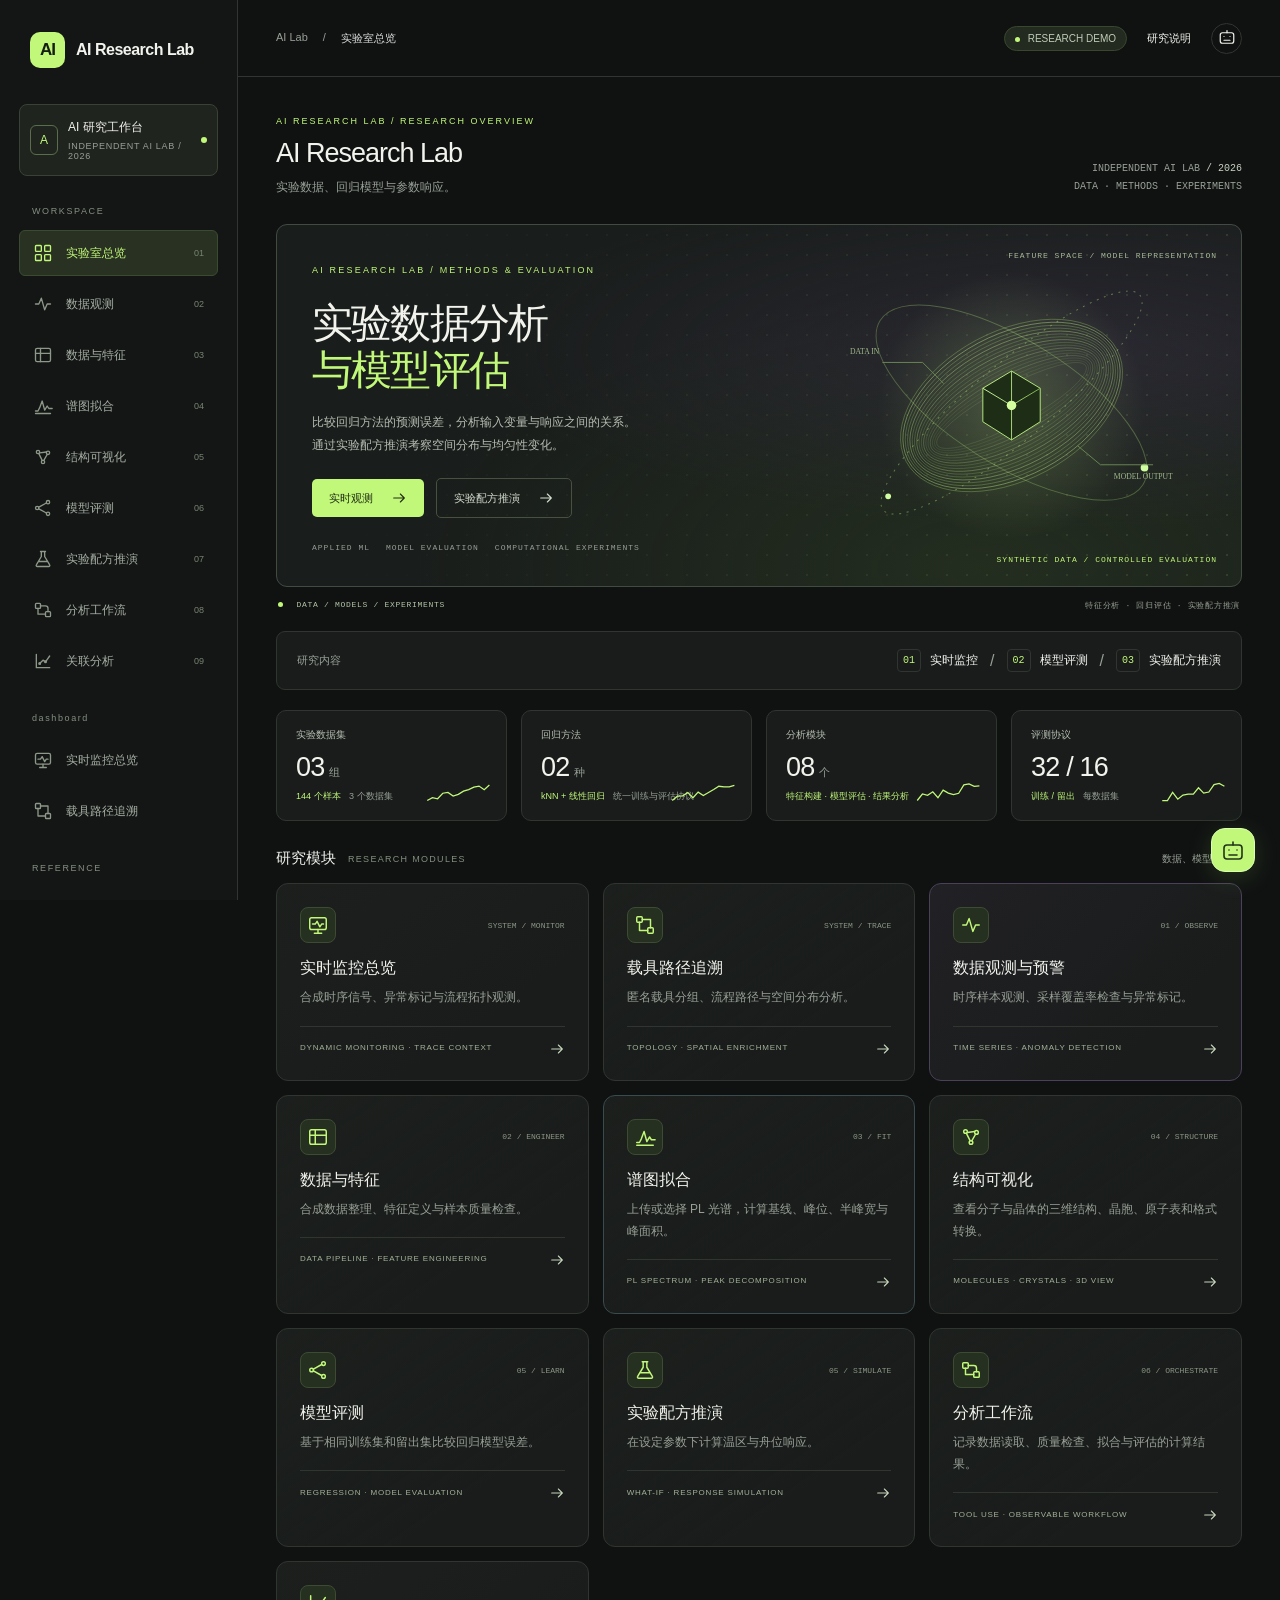
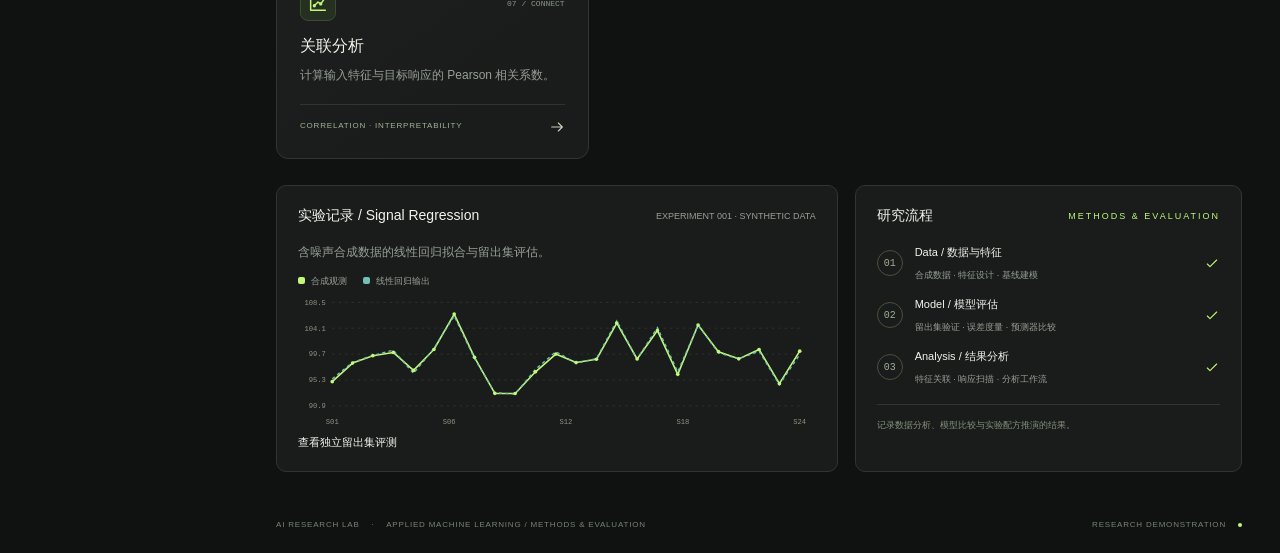
<file: index.html>
<!doctype html>
<html lang="zh-CN">
<head>
  <meta charset="UTF-8">
  <meta name="viewport" content="width=device-width, initial-scale=1">
  <meta name="description" content="AI Research Lab：实验数据分析、回归模型评估与计算模拟。使用独立生成的合成数据。">
  <meta name="theme-color" content="#101212">
  <meta name="robots" content="noindex, nofollow">
  <title>AI Research Lab | 实验数据与模型评估</title>
  <link rel="icon" href="./favicon.svg" type="image/svg+xml">
  <link rel="stylesheet" href="./styles.css?v=8.0.3">
  <link rel="stylesheet" href="./operations.css?v=8.0.3">
  <script src="./icons.js?v=8.0.3" defer></script>
  <script src="./operations.js?v=8.0.3" defer></script>
  <script src="./cases.js?v=8.0.3" defer></script>
  <script src="./twin.js?v=8.0.3" defer></script>
  <script src="./spectrum.js?v=9.0.1" defer></script>
  <link rel="stylesheet" href="./showcase.css?v=8.0.3">
  <script src="./realtime.js?v=8.0.3" defer></script>
  <script src="./app.js?v=8.0.3" defer></script>
  <script src="./cloudflare-analytics.js?v=8.0.3" defer></script>
  <script src="./visit-config.js" defer></script>
  <script src="./visit.js?v=1" defer></script>
</head>
<body>
  <a class="skip-link" href="#" id="skip-to-content">跳到页面内容</a>
  <aside class="sidebar" aria-label="主导航">
    <a class="brand" href="#overview"><span class="brand-mark">AI</span><span>AI Research Lab</span></a>
    <div class="workspace"><span class="workspace-icon">A</span><div>AI 研究工作台<small>INDEPENDENT AI LAB / 2026</small></div><span class="mint-dot"></span></div>
    <div class="nav-label">WORKSPACE</div>
    <nav>
      <a href="#overview" data-page="overview"><span class="nav-icon" data-icon="overview" aria-hidden="true"></span>实验室总览 <small>01</small></a>
      <a href="#monitor" data-page="monitor"><span class="nav-icon" data-icon="monitor" aria-hidden="true"></span>数据观测 <small>02</small></a>
      <a href="#data" data-page="data"><span class="nav-icon" data-icon="data" aria-hidden="true"></span>数据与特征 <small>03</small></a>
      <a href="#spectrum" data-page="spectrum"><span class="nav-icon" data-icon="spectrum" aria-hidden="true"></span>谱图拟合 <small>04</small></a>
      <a href="#structure" data-page="structure"><span class="nav-icon" data-icon="structure" aria-hidden="true"></span>结构可视化 <small>05</small></a>
      <a href="#models" data-page="models"><span class="nav-icon" data-icon="models" aria-hidden="true"></span>模型评测 <small>06</small></a>
      <a href="#experiment" data-page="experiment"><span class="nav-icon" data-icon="experiment" aria-hidden="true"></span>实验配方推演 <small>07</small></a>
      <a href="#trace" data-page="trace"><span class="nav-icon" data-icon="trace" aria-hidden="true"></span>分析工作流 <small>08</small></a>
      <a href="#efficiency" data-page="efficiency"><span class="nav-icon" data-icon="efficiency" aria-hidden="true"></span>关联分析 <small>09</small></a>
    </nav>
    <div class="nav-label second-label">dashboard</div>
    <nav><a href="#realtime" data-page="realtime"><span class="nav-icon" data-icon="realtime" aria-hidden="true"></span>实时监控总览</a><a href="#carriers" data-page="carriers"><span class="nav-icon" data-icon="carriers" aria-hidden="true"></span>载具路径追溯</a></nav>
    <div class="nav-label second-label">REFERENCE</div>
    <nav><a href="#about" data-page="about"><span class="nav-icon" data-icon="about" aria-hidden="true"></span>关于 Lab </a><button class="nav-chat" data-action="chat"><span class="nav-icon" data-icon="agent" aria-hidden="true"></span>AI agent <span class="ai-tag">DEMO</span></button></nav>
    <div class="sidebar-bottom"><div class="sandbox-icon" data-icon="document" aria-hidden="true"></div><strong>数据与方法</strong><p>数据整理 · 特征分析<br>模型评估 · 实验配方推演</p><div class="sandbox-line"><span class="mint-dot"></span> LAB / RESEARCH NOTES</div></div>
    <div class="profile"><span class="avatar">AI</span><div>Research Demo<small>DATA / MODELS / EXPERIMENTS</small></div></div>
  </aside>
  <div class="main-shell">
    <header class="topbar"><div class="breadcrumb">AI Lab <span>/</span> <b id="breadcrumb">实验室总览</b></div><div class="top-actions"><span class="demo-pill"><i></i> RESEARCH DEMO</span><button class="text-button" data-action="tour">研究说明</button><button class="icon-button" data-action="chat" aria-label="打开 AI agent"><span data-icon="agent" aria-hidden="true"></span></button></div></header>
    <main id="content" tabindex="-1"></main>
    <footer><span>AI RESEARCH LAB <i>·</i> APPLIED MACHINE LEARNING / METHODS & EVALUATION</span><span>RESEARCH DEMONSTRATION <span class="mint-dot"></span></span></footer>
  </div>
  <button class="assistant-fab" data-action="chat" aria-label="打开 AI agent"><span data-icon="agent" aria-hidden="true"></span></button>
  <dialog id="assistant" aria-labelledby="assistant-title"><div class="dialog-top"><div><span class="eyebrow">RESEARCH ASSISTANT</span><h2 id="assistant-title">AI agent</h2><p class="agent-purpose">分析辅助与结果查询</p></div><button class="icon-button" data-action="close-chat" aria-label="关闭 AI agent"><span data-icon="close" aria-hidden="true"></span></button></div><p class="muted">查询当前数据集的评测指标、样本质量与特征相关性。</p><div id="messages" aria-live="polite"></div><div class="suggestions"><button data-question="哪些特征影响响应？">特征相关性</button><button data-question="模型效果怎么样？">模型评测结果</button><button data-question="如何理解关联分析？">关联分析说明</button></div><form id="chat-form"><input aria-label="输入分析问题" placeholder="查询当前数据集的指标或异常样本" maxlength="500" required><button class="primary" type="submit">发送</button></form></dialog>
  <div id="toast" role="status"></div>
</body>
</html>
</file>
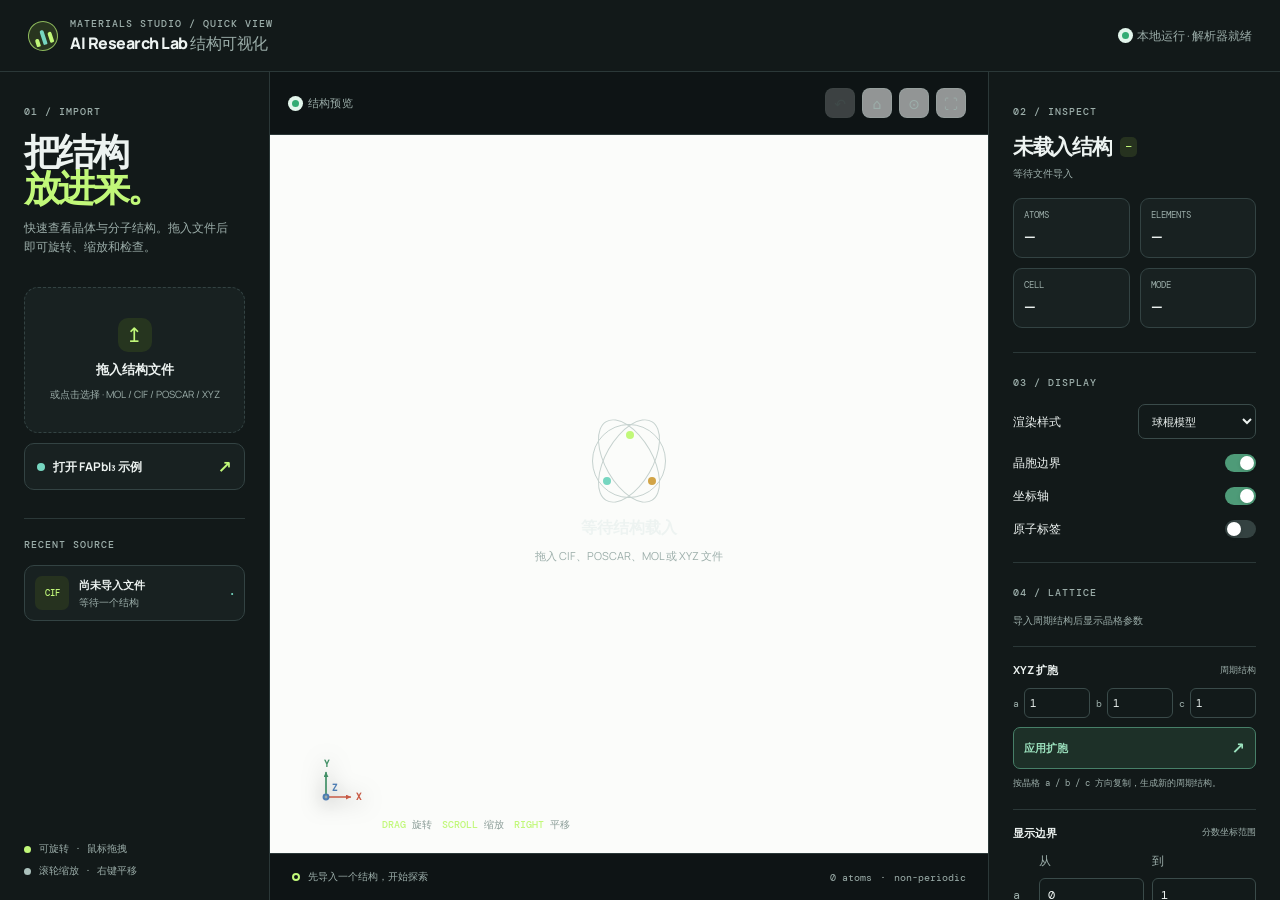
<file: structure-viewer.html>
<!doctype html>
<html lang="zh-CN">
  <head>
    <meta charset="utf-8" />
    <meta name="viewport" content="width=device-width, initial-scale=1" />
    <title>AI Research Lab · 分子与晶体可视化</title>
    <link rel="preconnect" href="https://fonts.googleapis.com" />
    <link rel="preconnect" href="https://fonts.gstatic.com" crossorigin />
    <link href="https://fonts.googleapis.com/css2?family=DM+Mono:wght@400;500&family=Manrope:wght@400;500;600;700;800&display=swap" rel="stylesheet" />
    <link rel="stylesheet" href="./structure-viewer.css" />
  </head>
  <body>
    <a class="skip-link" href="#viewer">跳到三维视图</a>
    <header class="topbar">
      <div class="brand-mark" aria-hidden="true"><span></span><span></span><span></span></div>
      <div class="brand-copy">
        <div class="eyebrow">MATERIALS STUDIO / QUICK VIEW</div>
        <div class="brand-name">AI Research Lab <span>结构可视化</span></div>
      </div>
      <div class="topbar-status"><i></i><span id="runtimeStatus">本地运行 · 解析器就绪</span></div>
    </header>

    <main class="app-shell">
      <aside class="sidebar left-panel" aria-label="文件与导入">
        <section class="intro-block">
          <div class="section-kicker">01 / IMPORT</div>
          <h1>把结构<br /><em>放进来。</em></h1>
          <p>快速查看晶体与分子结构。拖入文件后即可旋转、缩放和检查。</p>
        </section>

        <label class="dropzone" id="dropzone" for="fileInput" tabindex="0">
          <input id="fileInput" type="file" accept=".mol,.cif,.xyz,.vasp,.poscar,.contcar,.POSCAR,.CONTCAR" />
          <span class="drop-icon" aria-hidden="true">↥</span>
          <strong>拖入结构文件</strong>
          <span>或点击选择 · MOL / CIF / POSCAR / XYZ</span>
        </label>

        <button class="sample-button" id="sampleButton" type="button">
          <span class="sample-dot"></span>
          打开 FAPbI₃ 示例
          <span class="arrow">↗</span>
        </button>

        <div class="divider"></div>
        <section class="source-section">
          <div class="section-kicker">RECENT SOURCE</div>
          <div class="source-card" id="sourceCard">
            <div class="file-glyph">CIF</div>
            <div class="source-meta">
              <strong id="fileName">尚未导入文件</strong>
              <span id="fileSubline">等待一个结构</span>
            </div>
            <span class="source-check" id="sourceCheck">·</span>
          </div>
        </section>

        <div class="sidebar-foot">
          <div class="legend-row"><span class="legend-key accent"></span><span>可旋转 · 鼠标拖拽</span></div>
          <div class="legend-row"><span class="legend-key pale"></span><span>滚轮缩放 · 右键平移</span></div>
        </div>
      </aside>

      <section class="viewer-panel" id="viewer" aria-label="三维结构视图">
        <div class="viewer-toolbar">
          <div class="toolbar-title"><span class="live-dot"></span><span id="viewerTitle">结构预览</span></div>
          <div class="toolbar-actions">
            <button class="icon-button" id="undoButton" type="button" title="撤销上一步结构操作" data-tooltip="撤销上一步结构操作" aria-label="撤销上一步结构操作" disabled>↶</button>
            <button class="icon-button" id="resetView" type="button" title="重置视角" data-tooltip="重置视角" aria-label="重置视角">⌂</button>
            <button class="icon-button" id="fitView" type="button" title="适配窗口" data-tooltip="适配窗口" aria-label="适配窗口">⊙</button>
            <button class="icon-button" id="fullscreenButton" type="button" title="全屏查看" data-tooltip="全屏查看" aria-label="全屏查看">⛶</button>
          </div>
        </div>
        <div class="viewer-stage" id="viewerStage">
          <div id="molViewer" class="mol-viewer" aria-label="可交互三维分子结构"></div>
          <div class="empty-state" id="emptyState">
            <div class="empty-orbit"><span></span><span></span><span></span></div>
            <strong>等待结构载入</strong>
            <span>拖入 CIF、POSCAR、MOL 或 XYZ 文件</span>
          </div>
          <div class="axis-card" id="orientationAxes">
            <svg viewBox="0 0 112 112" role="img" aria-label="随结构旋转的 XYZ 笛卡尔坐标方向">
              <title>XYZ 方向，与结构同步旋转</title>
              <defs>
                <marker id="axisArrowX" viewBox="0 0 8 8" refX="7" refY="4" markerWidth="7" markerHeight="7" markerUnits="userSpaceOnUse" orient="auto"><path d="M0 0 L8 4 L0 8 Z" fill="#c75a45" /></marker>
                <marker id="axisArrowY" viewBox="0 0 8 8" refX="7" refY="4" markerWidth="7" markerHeight="7" markerUnits="userSpaceOnUse" orient="auto"><path d="M0 0 L8 4 L0 8 Z" fill="#418f66" /></marker>
                <marker id="axisArrowZ" viewBox="0 0 8 8" refX="7" refY="4" markerWidth="7" markerHeight="7" markerUnits="userSpaceOnUse" orient="auto"><path d="M0 0 L8 4 L0 8 Z" fill="#4d7cb2" /></marker>
              </defs>
              <g id="axisVectors">
                <g id="axisX" class="axis-x"><line id="axisLineX" x1="56" y1="56" x2="90" y2="56" marker-end="url(#axisArrowX)" /><circle id="axisDotX" cx="56" cy="56" r="4" visibility="hidden" /><text id="axisTextX" x="102" y="56">X</text></g>
                <g id="axisY" class="axis-y"><line id="axisLineY" x1="56" y1="56" x2="56" y2="22" marker-end="url(#axisArrowY)" /><circle id="axisDotY" cx="56" cy="56" r="4" visibility="hidden" /><text id="axisTextY" x="56" y="10">Y</text></g>
                <g id="axisZ" class="axis-z"><line id="axisLineZ" x1="56" y1="56" x2="56" y2="56" visibility="hidden" marker-end="url(#axisArrowZ)" /><circle id="axisDotZ" cx="56" cy="56" r="4" /><text id="axisTextZ" x="68" y="44">Z</text></g>
              </g>
              <circle class="axis-origin" cx="56" cy="56" r="2" />
            </svg>
          </div>
          <div class="viewer-hint"><span>DRAG</span> 旋转　<span>SCROLL</span> 缩放　<span>RIGHT</span> 平移</div>
        </div>
        <div class="viewer-footer">
          <div class="footer-note"><span class="tiny-ring"></span><span id="footerMessage">先导入一个结构，开始探索</span></div>
          <div class="footer-stats"><span id="footerAtomCount">0 atoms</span><span class="footer-separator">·</span><span id="footerCellStatus">non-periodic</span></div>
        </div>
      </section>

      <aside class="sidebar inspector-panel" aria-label="结构信息和显示设置">
        <section class="inspector-section summary-section">
          <div class="section-kicker">02 / INSPECT</div>
          <div class="structure-heading"><h2 id="structureName">未载入结构</h2><span class="format-pill" id="formatPill">—</span></div>
          <p class="structure-caption" id="structureCaption">等待文件导入</p>
          <div class="metric-grid">
            <div class="metric"><span>ATOMS</span><strong id="atomCount">—</strong></div>
            <div class="metric"><span>ELEMENTS</span><strong id="elementCount">—</strong></div>
            <div class="metric"><span>CELL</span><strong id="cellMetric">—</strong></div>
            <div class="metric"><span>MODE</span><strong id="modeMetric">—</strong></div>
          </div>
        </section>

        <section class="inspector-section">
          <div class="section-kicker">03 / DISPLAY</div>
          <div class="control-row"><label for="styleSelect">渲染样式</label><select id="styleSelect"><option value="ballstick">球棍模型</option><option value="spacefill">空间填充</option><option value="polyhedral">多面体</option><option value="line">线框模型</option></select></div>
          <div class="toggle-row"><span>晶胞边界</span><button class="toggle is-on" id="cellToggle" type="button" aria-pressed="true"><i></i></button></div>
          <div class="toggle-row"><span>坐标轴</span><button class="toggle is-on" id="axisToggle" type="button" aria-pressed="true"><i></i></button></div>
          <div class="toggle-row"><span>原子标签</span><button class="toggle" id="labelToggle" type="button" aria-pressed="false"><i></i></button></div>
        </section>

        <section class="inspector-section cell-section">
          <div class="section-kicker">04 / LATTICE</div>
          <div class="lattice-grid" id="latticeGrid"><span class="empty-value">导入周期结构后显示晶格参数</span></div>
          <div class="supercell-control">
            <div class="control-title">XYZ 扩胞 <span>周期结构</span></div>
            <div class="supercell-fields" aria-label="扩胞倍数">
              <label>a <input id="superA" type="number" min="1" max="8" step="1" value="1" /></label>
              <label>b <input id="superB" type="number" min="1" max="8" step="1" value="1" /></label>
              <label>c <input id="superC" type="number" min="1" max="8" step="1" value="1" /></label>
            </div>
            <button class="apply-button" id="supercellButton" type="button">应用扩胞 <span>↗</span></button>
            <p class="control-help">按晶格 a / b / c 方向复制，生成新的周期结构。</p>
          </div>
          <div class="supercell-control boundary-control">
            <div class="control-title">显示边界 <span>分数坐标范围</span></div>
            <div class="boundary-fields" aria-label="晶胞显示范围">
              <span></span><span>从</span><span>到</span>
              <span>a</span><input aria-label="a 显示下限" id="boundaryAMin" type="number" min="-4" max="4" step="0.1" value="0" /><input aria-label="a 显示上限" id="boundaryA" type="number" min="-4" max="4" step="0.1" value="1" />
              <span>b</span><input aria-label="b 显示下限" id="boundaryBMin" type="number" min="-4" max="4" step="0.1" value="0" /><input aria-label="b 显示上限" id="boundaryB" type="number" min="-4" max="4" step="0.1" value="1" />
              <span>c</span><input aria-label="c 显示下限" id="boundaryCMin" type="number" min="-4" max="4" step="0.1" value="0" /><input aria-label="c 显示上限" id="boundaryC" type="number" min="-4" max="4" step="0.1" value="1" />
            </div>
            <button class="apply-button" id="boundaryButton" type="button">应用显示范围 <span>↗</span></button>
            <p class="control-help">默认显示一个晶胞，包含边界上的等价原子，并补全中心原子的配体。不会改变原始结构。</p>
          </div>
        </section>

        <section class="inspector-section composition-section">
          <div class="section-kicker">05 / COMPOSITION</div>
          <div class="composition-list" id="compositionList"><span class="empty-value">—</span></div>
        </section>

        <section class="inspector-section export-section">
          <div class="section-kicker">06 / CONVERT</div>
          <div class="control-row"><label for="exportFormat">导出为</label><select id="exportFormat"></select></div>
          <button class="export-button" id="exportButton" type="button">下载转换文件 <span>↓</span></button>
          <p class="control-help" id="conversionHelp">导入结构后显示可用格式。</p>
        </section>

        <section class="inspector-section atoms-section">
          <div class="section-kicker">07 / ATOMS</div>
          <div class="atom-table-wrap">
            <table class="atom-table">
              <thead><tr><th>#</th><th>TYPE</th><th>X</th><th>Y</th><th>Z</th></tr></thead>
              <tbody id="atomTableBody"><tr><td colspan="5" class="empty-table">导入结构后显示原子坐标</td></tr></tbody>
            </table>
          </div>
        </section>

        <div class="inspector-foot"><span>QUICK VIEW 0.2</span><span>LOCAL / DOCKER READY</span></div>
      </aside>
    </main>

    <div class="toast" id="toast" role="status" aria-live="polite"></div>
    <script src="./vendor/3Dmol-min.js"></script>
    <script src="./crystal-core.js"></script>
    <script src="./structure-viewer.js"></script>
  </body>
</html>
</file>
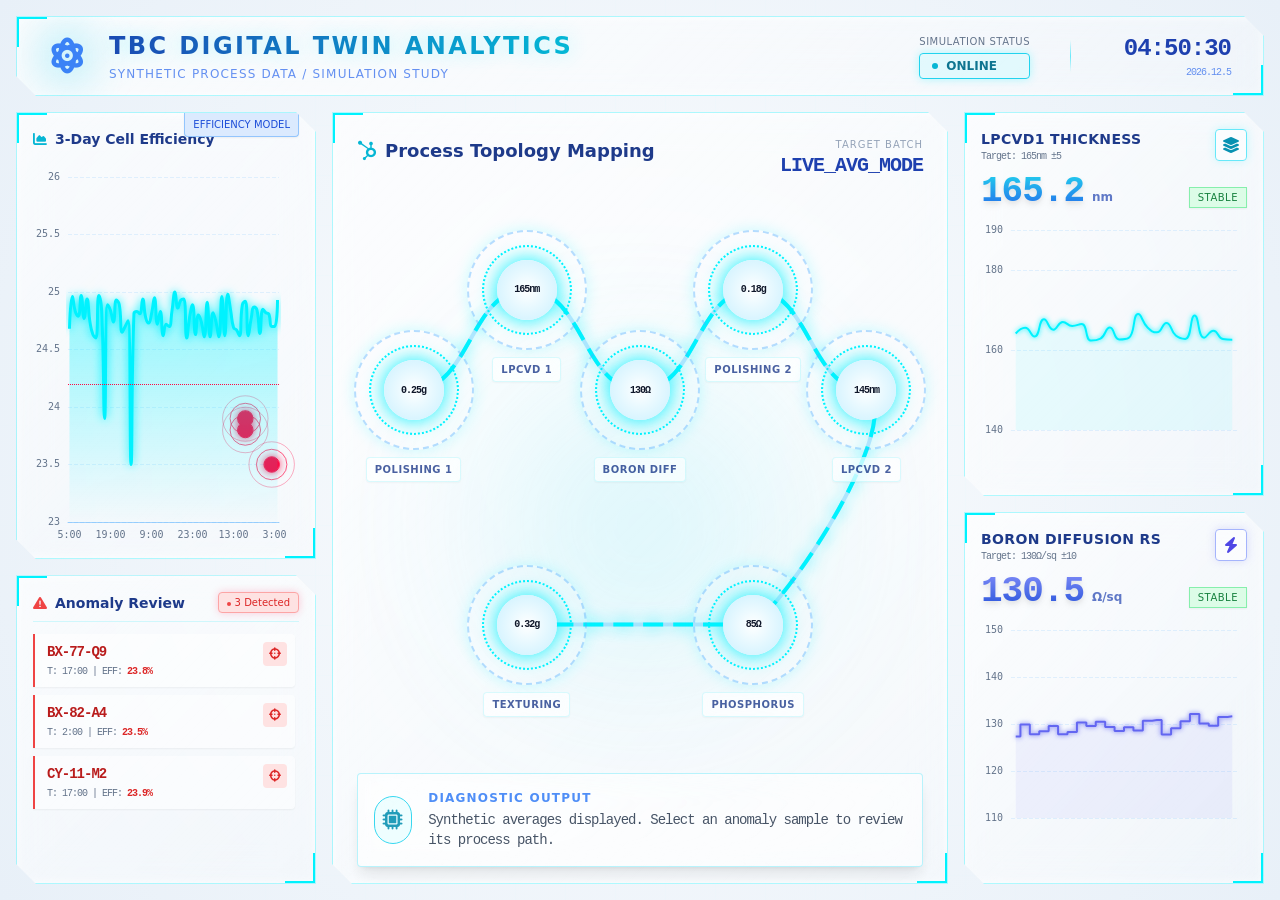
<file: tbc.html>
<!DOCTYPE html>
<html lang="zh-CN">
<head>
    <meta charset="UTF-8">
    <meta name="viewport" content="width=device-width, initial-scale=1.0">
    <title>TBC工艺实时数据预警与分析看板 - 数字孪生版</title>
    <script src="./vendor/echarts.min.js"></script>
    <link href="./vendor/fontawesome/css/all.min.css" rel="stylesheet">

    <link rel="stylesheet" href="./tbc.css?v=8.0.1">
    <link rel="stylesheet" href="./tbc-tailwind.css?v=8.0.1">
</head>
<body class="bg-cyber p-4 box-border flex flex-col gap-4 text-slate-800">
    <div class="scanner"></div>

    <!-- 顶部全息仪表盘Header -->
    <header class="holo-panel flex justify-between items-center px-8 py-4 shrink-0 h-20 z-50">
        <div class="flex items-center gap-6">
            <div class="relative">
                <i class="fa-solid fa-atom text-4xl text-blue-500 relative z-10 animate-[spin_10s_linear_infinite]"></i>
                <div class="absolute inset-0 bg-cyan-400 blur-xl opacity-50"></div>
            </div>
            <div>
                <h1 class="text-2xl font-black tracking-widest text-transparent bg-clip-text bg-gradient-to-r from-blue-800 to-cyan-500 uppercase" style="text-shadow: 0 0 20px rgba(0,242,254,0.3);">
                    TBC Digital Twin Analytics
                </h1>
                <p class="text-xs text-blue-600/70 uppercase tracking-widest mt-1">Synthetic Process Data / Simulation Study</p>
            </div>
        </div>

        <div class="flex gap-10 items-center">
            <div class="text-right">
                <div class="text-[10px] text-slate-500 uppercase tracking-wider mb-1">Simulation Status</div>
                <div class="px-3 py-1 bg-cyan-100/50 border border-cyan-400 rounded text-cyan-700 text-xs font-bold flex items-center gap-2 shadow-[0_0_10px_rgba(0,242,254,0.3)]">
                    <span class="w-1.5 h-1.5 rounded-full bg-cyan-500 animate-pulse"></span> ONLINE
                </div>
            </div>
            <div class="h-8 w-[1px] bg-gradient-to-b from-transparent via-cyan-300 to-transparent"></div>
            <div class="text-right min-w-[120px]">
                <div class="text-2xl font-ds font-bold text-blue-800" id="current-time">00:00:00</div>
                <div class="text-[10px] text-blue-600/70 font-ds" id="current-date">YYYY.MM.DD</div>
            </div>
        </div>
    </header>

    <!-- 核心网格 -->
    <main class="flex-grow grid grid-cols-12 gap-4 h-[calc(100vh-120px)] relative z-40">

        <!-- 左侧：效率预测与警报 -->
        <div class="col-span-3 flex flex-col gap-4 h-full">
            <div class="holo-panel flex-grow flex flex-col p-4 relative">
                <div class="absolute top-0 right-4 px-2 py-1 bg-blue-100 border-b border-x border-blue-300 rounded-b text-[10px] text-blue-700 shadow-sm">EFFICIENCY MODEL</div>
                <h2 class="text-sm font-bold text-blue-900 mb-2 flex items-center"><i class="fa-solid fa-chart-area text-cyan-500 mr-2"></i>3-Day Cell Efficiency</h2>
                <div class="flex-grow w-full min-h-[200px]" id="efficiencyChart"></div>
            </div>

            <div class="holo-panel h-[40%] flex flex-col p-4">
                <div class="flex justify-between items-end mb-3 border-b border-cyan-200/50 pb-2">
                    <h2 class="text-sm font-bold text-blue-900 flex items-center"><i class="fa-solid fa-triangle-exclamation text-red-500 mr-2"></i>Anomaly Review</h2>
                    <span class="text-[10px] bg-red-100 border border-red-300 text-red-600 px-2 py-0.5 rounded shadow-[0_0_8px_rgba(255,8,68,0.2)]">
                        <span class="animate-pulse inline-block w-1 h-1 bg-red-500 rounded-full mr-1"></span><span id="alertCount">3</span> Detected
                    </span>
                </div>
                <div class="overflow-y-auto flex-grow flex flex-col gap-2 pr-1" id="alertList">
                    <!-- 动态生成 -->
                </div>
            </div>
        </div>

        <!-- 中间：核心数字孪生溯源全息图 -->
        <div class="col-span-6 holo-panel flex flex-col p-6 relative overflow-hidden">
            <!-- 顶角装饰 -->
            <div class="absolute top-6 right-6 text-right">
                <div class="text-[10px] text-slate-400 uppercase tracking-widest">Target Batch</div>
                <div class="text-xl font-ds font-bold text-blue-800" id="traceBatch">LIVE_AVG_MODE</div>
            </div>

            <h2 class="text-lg font-bold text-blue-900 mb-2 flex items-center relative z-10">
                <i class="fa-brands fa-hubspot text-cyan-500 mr-2 text-xl"></i>Process Topology Mapping
            </h2>

            <!-- 全息网络容器 -->
            <div class="flex-grow relative mt-4 w-full flex items-center justify-center">
                <!-- 背景发光球体 -->
                <div class="absolute inset-0 flex justify-center items-center pointer-events-none">
                    <div class="w-64 h-64 bg-cyan-400 rounded-full blur-[100px] opacity-20"></div>
                </div>

                <!-- SVG 连线层 -->
                <svg class="absolute inset-0 w-full h-full z-0 pointer-events-none" id="svgLines">
                    <!-- 使用 JS 动态绘制和更新的路径 -->
                </svg>

                <!-- HTML 节点层 (绝对定位排列成六边形/回路布局以增强科技感) -->
                <!-- 节点坐标分布采用预设比率 (左上开始顺时针) -->
                <div class="absolute inset-0 z-10" id="nodeContainer">
                    <!-- JS动态注入节点以确保位置正确绑定 -->
                </div>
            </div>

            <!-- 全息诊断面板 (底部悬浮) -->
            <div class="absolute bottom-6 left-6 right-6 p-4 bg-white/50 backdrop-blur-md border border-cyan-300/50 rounded shadow-lg transition-all duration-300 transform translate-y-2 opacity-90" id="detailPanel">
                <div class="flex gap-4 items-center">
                    <div class="w-12 h-12 rounded-full border border-cyan-400 flex items-center justify-center bg-cyan-50 text-cyan-600">
                        <i class="fa-solid fa-microchip text-xl"></i>
                    </div>
                    <div class="flex-grow">
                        <div class="text-xs text-blue-500 font-bold tracking-widest uppercase mb-1">Diagnostic Output</div>
                        <div class="text-sm font-ds text-slate-700" id="detailText">
                            Synthetic averages displayed. Select an anomaly sample to review its process path.
                        </div>
                    </div>
                    <button class="hidden px-4 py-2 bg-gradient-to-r from-cyan-500 to-blue-500 text-white rounded text-xs font-bold hover:shadow-lg hover:shadow-cyan-500/50 transition-all uppercase tracking-wider" id="resetBtn">
                        Reset View
                    </button>
                </div>
            </div>
        </div>

        <!-- 右侧：核心工艺参数看板 -->
        <div class="col-span-3 flex flex-col gap-4 h-full">

            <!-- LPCVD1 面板 -->
            <div class="holo-panel flex-grow p-4 flex flex-col relative group">
                <div class="absolute inset-0 bg-gradient-to-b from-cyan-400/0 to-cyan-400/10 opacity-0 group-hover:opacity-100 transition-opacity pointer-events-none"></div>
                <div class="flex justify-between items-start mb-2 relative z-10">
                    <div>
                        <h2 class="text-sm font-bold text-blue-900 uppercase tracking-wide">LPCVD1 Thickness</h2>
                        <div class="text-[10px] text-slate-500 font-ds">Target: 165nm ±5</div>
                    </div>
                    <div class="w-8 h-8 rounded border border-cyan-300 flex items-center justify-center bg-white/50 text-cyan-600 shadow-[0_0_10px_rgba(0,242,254,0.2)]">
                        <i class="fa-solid fa-layer-group"></i>
                    </div>
                </div>
                <div class="relative z-10 flex items-baseline gap-2 mb-2">
                    <span class="text-4xl font-ds font-black text-transparent bg-clip-text bg-gradient-to-b from-cyan-400 to-blue-600 drop-shadow-md" id="lpcvd-val">165.2</span>
                    <span class="text-xs text-blue-800/70 font-bold">nm</span>
                    <span class="ml-auto text-[10px] bg-green-100 border border-green-300 text-green-700 px-2 py-0.5 shadow-sm uppercase tracking-wider" id="lpcvd-status">Stable</span>
                </div>
                <div class="flex-grow w-full min-h-[160px]" id="lpcvdChart"></div>
            </div>

            <!-- 硼扩方阻 面板 -->
            <div class="holo-panel flex-grow p-4 flex flex-col relative group">
                <div class="absolute inset-0 bg-gradient-to-b from-indigo-400/0 to-indigo-400/10 opacity-0 group-hover:opacity-100 transition-opacity pointer-events-none"></div>
                <div class="flex justify-between items-start mb-2 relative z-10">
                    <div>
                        <h2 class="text-sm font-bold text-blue-900 uppercase tracking-wide">Boron Diffusion RS</h2>
                        <div class="text-[10px] text-slate-500 font-ds">Target: 130Ω/sq ±10</div>
                    </div>
                    <div class="w-8 h-8 rounded border border-indigo-300 flex items-center justify-center bg-white/50 text-indigo-600 shadow-[0_0_10px_rgba(99,102,241,0.2)]">
                        <i class="fa-solid fa-bolt"></i>
                    </div>
                </div>
                <div class="relative z-10 flex items-baseline gap-2 mb-2">
                    <span class="text-4xl font-ds font-black text-transparent bg-clip-text bg-gradient-to-b from-indigo-400 to-blue-700 drop-shadow-md" id="boron-val">130.5</span>
                    <span class="text-xs text-blue-800/70 font-bold">Ω/sq</span>
                    <span class="ml-auto text-[10px] bg-green-100 border border-green-300 text-green-700 px-2 py-0.5 shadow-sm uppercase tracking-wider" id="boron-status">Stable</span>
                </div>
                <div class="flex-grow w-full min-h-[160px]" id="boronChart"></div>
            </div>

        </div>
    </main>

    <script src="./tbc.js?v=8.0.1"></script>
</body>
</html>
</file>
<file: styles.css>
@charset "UTF-8";
html{color-scheme:dark}
:root{--bg:#101212;--panel:#191c1b;--panel2:#1e2220;--line:#30352f;--text:#f1f3ec;--muted:#989f96;--mint:#c1f879;--teal:#6bc5b0;--orange:#eab482;--side:238px;font-family:Inter,"Segoe UI","Microsoft YaHei",sans-serif;color:var(--text);background:var(--bg);font-synthesis:none}
*{box-sizing:border-box}body{margin:0}button,input,select{font:inherit}button,a,input,select{-webkit-tap-highlight-color:transparent}button,a{touch-action:manipulation}button{cursor:pointer}a{color:inherit;text-decoration:none}button{color:inherit}button:focus-visible,a:focus-visible,input:focus-visible,select:focus-visible{outline:2px solid var(--mint);outline-offset:5px}button{border:0}button:hover,a:hover{filter:brightness(1.12)}button:disabled{cursor:wait;opacity:.65}.sidebar{width:var(--side);height:100dvh;position:fixed;inset:0 auto 0 0;border-right:1px solid var(--line);padding:32px 19px 0;display:flex;flex-direction:column;background:#141615;z-index:10}.brand{display:flex;gap:11px;align-items:center;padding:0 11px;font-size:23px;letter-spacing:-1px;font-weight:650}.brand-mark{display:grid;place-items:center;width:35px;height:36px;border-radius:10px;background:var(--mint);color:#151c10;font-size:32px;position:relative}.brand-mark span{font-size:16px;position:absolute;top:0;right:1px}.brand-atlas{font-weight:350}.workspace{margin:36px 0 30px;padding:14px 10px;background:#20241f;border:1px solid #353d30;border-radius:8px;display:flex;gap:10px;align-items:center;font-size:12px}.workspace-icon{border:1px solid #5b6e4b;color:var(--mint);border-radius:6px;padding:7px 9px}.workspace small,.profile small{display:block;margin-top:5px;font-size:8px;letter-spacing:.7px;color:var(--muted)}.mint-dot{width:6px;height:6px;border-radius:50%;display:inline-block;background:var(--mint);flex-shrink:0}.workspace>.mint-dot{margin-left:auto}.nav-label{font-size:9px;color:#858e80;letter-spacing:1.6px;margin:0 13px 14px}.second-label{margin-top:29px}nav{display:grid;gap:5px}nav a,nav button{display:flex;gap:13px;align-items:center;padding:12px 13px;font-size:12px;color:#a5aea3;background:none;text-align:left;border-radius:6px;width:100%;border:1px solid transparent}nav a>span:first-child,nav button>span:first-child{font-size:19px;line-height:18px;min-width:19px;color:#8d9888}nav a.active{color:var(--mint);background:#293222;border-color:#3b4b30}nav a.active>span:first-child{color:var(--mint)}nav small{margin-left:auto;font-size:9px;color:#788471}nav .external-arrow{margin-left:auto}.ai-tag{font-size:8px;background:#313c2a;color:var(--mint);padding:3px 5px;border-radius:3px;margin-left:auto}.sidebar-bottom{margin-top:auto;padding:23px 14px 15px;border:1px solid var(--line);border-radius:8px;background:radial-gradient(ellipse at top left,#2b3522,transparent 80%);font-size:11px}.sandbox-icon{color:var(--mint);font-size:24px;margin-bottom:12px}.sidebar-bottom strong{font-weight:500;font-size:11px}.sidebar-bottom p{color:var(--muted);font-size:10px;line-height:1.9}.sandbox-line{padding-top:12px;border-top:1px solid var(--line);font-size:8px;letter-spacing:1px;color:var(--mint);display:flex;align-items:center;gap:7px}.sandbox-line>span:last-child{margin-left:auto;color:var(--muted)}.profile{display:flex;align-items:center;gap:9px;margin-top:20px;padding:17px 0;border-top:1px solid var(--line);font-size:10px}.profile>span:last-child{margin-left:auto;color:var(--muted)}.avatar{display:grid;place-items:center;border-radius:50%;width:30px;height:30px;background:#3c4136;color:#d0dcc2;font-size:10px}.main-shell{margin-left:var(--side)}.topbar{height:77px;border-bottom:1px solid var(--line);padding:0 38px;display:flex;align-items:center;justify-content:space-between}.breadcrumb{font-size:11px;color:var(--muted);display:flex;gap:15px}.breadcrumb b{font-weight:400;color:#ddd}.top-actions{display:flex;align-items:center;gap:20px}.demo-pill{font-size:10px;color:#bfcbb7;background:#232a20;padding:6px 10px;border:1px solid #38472d;border-radius:20px}.demo-pill i{display:inline-block;background:var(--mint);width:5px;height:5px;border-radius:50%;margin-right:5px}.text-button{font-size:11px;background:none;padding:5px 0}.text-button span{color:var(--mint);margin-left:8px}.icon-button{background:none;border:1px solid var(--line);border-radius:50%;font-size:20px;width:31px;height:31px;display:grid;place-items:center}.topbar .icon-button{font-size:19px}main{max-width:1580px;margin:auto;padding:33px 38px 24px}.eyebrow{font-size:9px;letter-spacing:2px;color:var(--mint);font-weight:500}.page-heading{display:flex;align-items:flex-end;justify-content:space-between;gap:16px;margin-bottom:25px}.page-heading h1{font-size:27px;letter-spacing:-1px;font-weight:500;margin:10px 0 8px}.page-heading p{font-size:11px;color:var(--muted);margin:0;line-height:1.8}.date-stamp{font:10px Consolas,monospace;color:var(--muted);text-align:right;padding-bottom:3px;line-height:1.8}.date-stamp span{color:#c9d1c2}.hero{border:1px solid #46533a;border-radius:11px;min-height:288px;display:grid;grid-template-columns:1.1fr 1fr;position:relative;overflow:hidden;background:radial-gradient(ellipse at 75% 60%,#2e3c22 0%,#1c251a 33%,#1b201a 70%)}.hero:after{content:"";position:absolute;inset:0;pointer-events:none;background-image:radial-gradient(#a4c38128 .8px,transparent .8px);background-size:20px 20px;mask-image:linear-gradient(90deg,transparent,#000)}.hero-copy{padding:31px 34px;z-index:1}.hero-copy .eyebrow{font-size:9px;letter-spacing:2.2px}.hero h2{font-size:37px;line-height:1.35;letter-spacing:-1.3px;font-weight:450;margin:17px 0 12px}.hero h2 em{color:var(--mint);font-style:normal}.hero p{font-size:11px;line-height:1.95;color:#b0bba6;margin:0 0 22px;max-width:390px}.hero-actions{display:flex;gap:12px;align-items:center}.primary,.secondary{display:inline-flex;align-items:center;justify-content:center;gap:18px;border-radius:5px;padding:11px 17px;font-size:11px;font-weight:550}.primary{background:var(--mint);color:#202b14}.secondary{background:transparent;border:1px solid #48513f;color:#d5ddce}.hero-art{position:relative;min-width:0;z-index:1;display:grid;place-items:center}.hero-art svg{width:100%;height:270px;overflow:visible}.art-label{position:absolute;font:8px Consolas,monospace;letter-spacing:1px;color:#a9bb98}.art-label.top{top:26px;right:24px}.art-label.bottom{bottom:22px;right:24px;color:var(--mint)}.orbital{transform-origin:240px 140px;animation:orbit 35s linear infinite}.orbital.reverse{animation-direction:reverse;animation-duration:45s}@keyframes orbit{to{transform:rotate(360deg)}}.stats{display:grid;grid-template-columns:repeat(4,1fr);gap:14px;margin:20px 0 28px}.stat{background:var(--panel);border:1px solid var(--line);border-radius:8px;padding:17px 19px;position:relative;min-height:106px}.stat-label{display:flex;justify-content:space-between;font-size:10px;color:#b5bdb0}.stat-label span{color:#717c69;font-size:15px}.stat-value{font-size:27px;letter-spacing:-.8px;margin:10px 0 7px;font-weight:450;font-variant-numeric:tabular-nums}.stat-value small{font-size:11px;color:var(--muted);margin-left:5px;letter-spacing:0}.stat-note{font-size:9px;color:var(--muted)}.stat-note .up{color:var(--mint);margin-right:6px}.sparkline{position:absolute;right:15px;bottom:14px;width:65px;height:25px}.section-heading{display:flex;justify-content:space-between;align-items:center;margin:0 0 15px}.section-heading h2{font-size:15px;font-weight:500;margin:0;display:flex;gap:12px;align-items:center}.section-heading h2 small{font-size:9px;letter-spacing:1.3px;color:#858f7f;font-weight:400}.section-heading>span{font-size:10px;color:var(--muted)}.pipeline{display:flex;gap:7px;align-items:center;margin:0 0 18px;color:#808d79;font-size:9px}.pipeline span{border:1px solid var(--line);border-radius:3px;padding:4px 8px;background:#1c201a}.module-grid{display:grid;grid-template-columns:repeat(3,1fr);gap:14px}.module-card{position:relative;border:1px solid var(--line);border-radius:8px;background:var(--panel);padding:20px;transition:transform .2s,border-color .2s;overflow:hidden;min-height:180px}.module-card:hover{transform:translateY(-3px);border-color:#778c5f}.module-top{display:flex;justify-content:space-between;align-items:center}.module-icon{font-size:20px;background:#2b3525;color:var(--mint);border:1px solid #3d4b33;width:36px;height:36px;display:grid;place-items:center;border-radius:8px}.module-card:nth-child(2) .module-icon{color:#94c5e0;background:#233139;border-color:#354852}.module-card:nth-child(3) .module-icon{color:#d6b7ed;background:#302737;border-color:#473a50}.module-card:nth-child(4) .module-icon{color:#e5bc84;background:#352f24;border-color:#4b4233}.module-card:nth-child(5) .module-icon{color:#8cd6c3;background:#20342e;border-color:#355047}.module-top small{font:8px Consolas,monospace;color:#8c9685}.module-card h3{font-size:14px;font-weight:500;margin:15px 0 7px}.module-card p{font-size:10px;line-height:1.8;color:var(--muted);margin:0 0 17px}.module-foot{display:flex;align-items:center;justify-content:space-between;border-top:1px solid var(--line);padding-top:12px;color:#a4b298;font-size:8px;letter-spacing:.8px}.module-foot span:last-child{font-size:15px;color:#c6d4bb}.bottom-grid{display:grid;grid-template-columns:1.45fr 1fr;gap:17px;margin-top:26px}.panel{border:1px solid var(--line);border-radius:8px;background:var(--panel);padding:21px;min-width:0}.panel h2,.panel h3{font-size:14px;font-weight:500;margin:0 0 8px}.muted{color:var(--muted);font-size:11px;line-height:1.8}.panel-head{display:flex;justify-content:space-between;gap:12px;align-items:center;margin-bottom:17px}.panel-head h2{margin:0}.panel-head small{font-size:9px;color:var(--muted)}.chart{width:100%;height:auto;display:block}.chart text{font:9px Consolas,"Microsoft YaHei",monospace;fill:#899680}.legend{display:flex;gap:16px;font-size:9px;color:var(--muted);flex-wrap:wrap}.legend i{width:7px;height:7px;border-radius:2px;display:inline-block;margin-right:6px}.skill-list{display:grid;gap:15px;margin-top:20px}.skill{display:flex;align-items:center;gap:12px}.skill>span{font:10px Consolas,monospace;color:#9eae92;border:1px solid #46513e;border-radius:50%;width:26px;height:26px;display:grid;place-items:center}.skill strong{display:block;font-size:11px;font-weight:450;margin-bottom:4px}.skill small{font-size:9px;color:var(--muted)}.skill>i{font-style:normal;color:var(--mint);margin-left:auto}.bottom-note{font-size:9px;color:#84917b;padding-top:14px;border-top:1px solid var(--line);margin-top:18px}.assistant-fab{position:fixed;right:25px;bottom:28px;border:1px solid #d7ffad;background:var(--mint);color:#213118;width:44px;height:44px;border-radius:14px;font-size:28px;box-shadow:0 5px 25px #a8f75c25;z-index:15}footer{max-width:1580px;margin:auto;display:flex;justify-content:space-between;gap:20px;padding:24px 38px;color:#788472;font-size:8px;letter-spacing:.8px}footer i{padding:0 9px}footer .mint-dot{width:4px;height:4px;margin-left:9px}.toolbar{display:flex;gap:10px;align-items:center;flex-wrap:wrap;margin:22px 0}.toolbar label{font-size:11px;color:var(--muted)}select,input[type=search]{border:1px solid #424d3b;color:var(--text);border-radius:5px;padding:9px 12px;background:#20251e;font-size:11px}input[type=search]{min-width:210px}.toolbar .primary{margin-left:auto}.two-col{display:grid;grid-template-columns:1.4fr 1fr;gap:18px}.two-col.equal{grid-template-columns:1fr 1fr}.status{font-size:9px;padding:4px 7px;border-radius:3px;background:#2b3b22;color:var(--mint);white-space:nowrap}.status.warn{background:#3b3021;color:var(--orange)}.table-scroll{overflow:auto}table{width:100%;border-collapse:collapse;font-size:11px;white-space:nowrap}th{text-align:left;font-weight:400;color:#8c9883;font-size:9px;background:#20251e}td,th{padding:14px 12px;border-bottom:1px solid var(--line)}td{color:#cdd5c7}tbody tr:hover{background:#23291f}.table-summary{font-size:10px;color:var(--muted);margin-top:12px}.mini-stats{display:grid;grid-template-columns:repeat(3,1fr);gap:12px;margin:22px 0}.mini-stats>div{background:#22291e;border-radius:5px;padding:14px}.mini-stats b{display:block;font-size:22px;font-weight:450;color:var(--mint);margin:7px 0}.mini-stats small{font-size:10px;color:var(--muted)}.feature-bars{display:grid;gap:17px;margin-top:22px}.feature-row{font-size:10px;display:grid;grid-template-columns:108px 1fr 35px;align-items:center;gap:10px;color:#b4bfab}.bar-track{height:7px;background:#2c3327;border-radius:3px;overflow:hidden}.bar-track span{display:block;height:100%;background:linear-gradient(90deg,#80ac51,var(--mint));border-radius:3px}.feature-row>span:last-child{text-align:right;font:10px Consolas,monospace}.callout{border:1px solid #485c36;background:#232f1d;border-radius:7px;padding:16px 20px;color:#c8dcb6;font-size:11px;line-height:1.9;margin:20px 0}.slider-group{display:grid;gap:25px;padding:15px 0}.slider-group label{display:flex;justify-content:space-between;font-size:11px;color:#b9c6af}.slider-group output{color:var(--mint);font:12px Consolas,monospace}.slider-group input{width:100%;accent-color:var(--mint);margin-top:14px;cursor:pointer}.result-big{font-size:48px;font-weight:350;letter-spacing:-2px;color:var(--mint);margin:22px 0}.result-big small{font-size:15px;color:var(--muted);letter-spacing:0}.flow{display:flex;gap:12px;align-items:stretch;margin:25px 0}.flow-step{flex:1;padding:23px 12px;border:1px solid #3c4b32;border-radius:8px;text-align:center;background:linear-gradient(140deg,#293621,#1d231a)}.flow-step strong{display:block;font-size:12px;font-weight:450;margin:12px 0}.flow-step small{color:var(--muted);font-size:9px}.flow-step>span{color:var(--mint);font-size:26px}.flow-arrow{display:grid;place-items:center;color:#829b6c}.about-intro{font-size:30px;line-height:1.6;font-weight:400;margin:15px 0 25px;max-width:800px}.about-intro em{color:var(--mint);font-style:normal}.tag-list{display:flex;gap:8px;flex-wrap:wrap;margin:18px 0}.tag-list span{font-size:10px;border:1px solid #46533c;padding:7px 10px;border-radius:4px;color:#bbccad}.architecture{line-height:2.2;font:12px/2.4 Consolas,monospace;padding:20px;background:#121710;border:1px solid #35422b;border-radius:6px;white-space:pre-wrap;color:#c6d9b4}dialog{width:min(560px,calc(100vw - 30px));max-height:85dvh;border:1px solid #4d5c41;border-radius:14px;background:#1b2118;color:var(--text);padding:25px;box-shadow:0 30px 120px #0009}dialog::backdrop{background:#0009;backdrop-filter:blur(5px)}.dialog-top{display:flex;justify-content:space-between;gap:10px;align-items:center}.dialog-top h2{font-size:22px;font-weight:450}.dialog-top h2 span{color:var(--mint)}#messages{min-height:150px;max-height:280px;overflow:auto;display:grid;align-content:start;gap:12px;padding:12px 0}.message{font-size:12px;line-height:1.9;background:#283320;border:1px solid #38492d;padding:13px;border-radius:7px;white-space:pre-wrap}.message.user{background:#343b2e;margin-left:45px;border-color:#48533c}.suggestions{display:flex;gap:7px;flex-wrap:wrap;margin:12px 0}.suggestions button{font-size:10px;border:1px solid #414e37;background:none;border-radius:5px;padding:8px;color:#c7d8b7}#chat-form{display:flex;gap:8px}#chat-form input{min-width:0;flex:1;background:#121810;border:1px solid #495d3a;border-radius:5px;color:var(--text);padding:12px;font-size:11px}#toast{position:fixed;left:calc(50% + 80px);bottom:25px;transform:translateX(-50%) translateY(100px);opacity:0;transition:.25s;background:#d2f7b2;color:#243219;padding:13px 20px;border-radius:6px;z-index:30;font-size:12px;max-width:80vw}#toast.show{opacity:1;transform:translateX(-50%) translateY(0)}.empty{padding:35px;text-align:center;color:var(--muted)}.reveal{animation:reveal .4s ease-out}@keyframes reveal{from{opacity:0;transform:translateY(7px)}to{opacity:1;transform:translateY(0)}}
.sidebar{overflow-y:auto;scrollbar-width:thin;scrollbar-color:#435137 transparent}.sidebar>*{flex-shrink:0}
@media(min-width:1600px){main{padding-top:40px}.hero{min-height:320px}.hero-copy{padding:40px}.hero h2{font-size:44px}.hero-art svg{height:310px}.module-card{min-height:200px}.stat{min-height:122px;padding:20px}.stat-value{font-size:31px}.module-card h3{font-size:16px}.module-card p{font-size:12px}.hero p{font-size:12px}.page-heading h1{font-size:30px}}
@media(max-height:850px) and (min-width:901px){.sidebar{padding-top:22px}.workspace{margin:23px 0 21px}nav a,nav button{padding-top:10px;padding-bottom:10px}.second-label{margin-top:20px}.sidebar-bottom{padding-top:15px}.sandbox-icon{margin-bottom:7px}.profile{margin-top:14px}}
@media(max-width:1150px){:root{--side:205px}.sidebar{padding-left:13px;padding-right:13px}.brand{font-size:20px;padding:0 4px}.topbar{padding:0 25px}main{padding:28px 25px}.hero h2{font-size:29px}.hero-copy{padding:27px}.hero-art svg{height:240px}.module-card{padding:17px}.module-card p{font-size:10px}.module-foot{font-size:7px}.stats{gap:10px}.stat{padding:15px}.sparkline{width:43px}.stat-value{font-size:25px}.workspace{font-size:10px}footer{padding:22px 25px}}
@media(max-width:900px){:root{--side:76px}.sidebar{padding:23px 9px}.brand{padding:0 10px}.brand>span:last-child,.workspace,.nav-label,nav a>small,nav a>span:not(:first-child),.ai-tag,.sidebar-bottom,.profile,.brand-atlas{display:none}.brand-mark{width:35px;flex-shrink:0}.sidebar nav{margin-top:25px}nav a,nav button{font-size:0;justify-content:center;padding:14px 5px}nav a>span:first-child,nav button>span:first-child{font-size:23px}nav .nav-chat .ai-tag{display:none}.hero{grid-template-columns:1.2fr 1fr}.hero h2{font-size:28px}.hero-copy{padding:25px}.hero-art svg{height:230px}.two-col{grid-template-columns:1fr}.module-grid{grid-template-columns:repeat(2,1fr)}.bottom-grid{grid-template-columns:1fr}.stat-note{font-size:8px}.sparkline{display:none}.art-label{font-size:6px}}
@media(max-width:620px){:root{--side:0px}.sidebar{position:sticky;top:0;height:auto;width:100%;padding:8px 12px;flex-direction:row;align-items:center;border-right:0;border-bottom:1px solid var(--line);overflow-x:auto}.brand{display:none}.sidebar nav{display:flex;margin:0;gap:4px}.sidebar nav:last-of-type{margin-left:auto}nav a,nav button{padding:10px 12px;min-width:43px}nav a>span:first-child,nav button>span:first-child{font-size:21px}.topbar{height:61px;padding:0 17px}.breadcrumb{font-size:10px;gap:7px}.top-actions{gap:10px}.top-actions .icon-button,.text-button[data-action=tour]{display:none}.demo-pill{font-size:8px}.main-shell{margin:0}main{padding:24px 17px 12px}.page-heading{align-items:flex-start}.page-heading h1{font-size:23px}.page-heading p{font-size:10px;max-width:255px}.date-stamp{display:none}.hero{grid-template-columns:1fr;min-height:unset}.hero-copy{padding:25px;position:relative;z-index:2}.hero h2{font-size:34px}.hero p{max-width:285px}.hero-art{height:180px;overflow:hidden;margin-top:-20px}.hero-art svg{width:310px;height:210px}.art-label.top{top:0;right:15px}.art-label.bottom{bottom:14px;right:15px}.stats{grid-template-columns:repeat(2,1fr);gap:10px;margin:14px 0 25px}.stat{min-height:102px}.stat-value{font-size:27px}.stat-note{font-size:9px}.section-heading h2 small{display:none}.section-heading>span{font-size:8px}.module-grid{gap:10px}.module-card{padding:15px;min-height:210px}.module-card h3{font-size:13px}.module-card p{font-size:10px;min-height:54px}.module-top small{font-size:6px}.module-foot{font-size:7px}.module-foot span:first-child{max-width:110px;line-height:1.6}.pipeline{font-size:7px;gap:4px}.pipeline span{padding:4px 5px}.bottom-grid{margin-top:20px}.panel{padding:17px}.two-col.equal{grid-template-columns:1fr}.mini-stats{gap:8px}.mini-stats>div{padding:10px}.mini-stats b{font-size:19px}.mini-stats small{font-size:9px}.flow{flex-direction:column}.flow-arrow{transform:rotate(90deg)}footer{flex-direction:column;gap:10px;padding:20px 17px 35px;font-size:7px}.assistant-fab{right:16px;bottom:20px}#toast{left:50%;bottom:75px}.toolbar .primary{margin-left:0}.about-intro{font-size:24px}.feature-row{grid-template-columns:96px 1fr 30px}}
@media(max-width:620px){.sidebar{scrollbar-width:none}.sidebar::-webkit-scrollbar{display:none}nav a,nav button{font-size:8px;flex-direction:column;gap:6px;min-width:61px;padding:8px 5px;white-space:nowrap}.sidebar nav{gap:2px}.sidebar nav:last-of-type{margin-left:4px}.sidebar nav .nav-chat{min-width:70px}}
/* AI Lab：以实验与评测为中心的轻量研究工作室。 */
.lab-hero{min-height:320px;background:radial-gradient(ellipse at 83% 35%,#37304488,transparent 53%),radial-gradient(ellipse at 73% 95%,#32462666,transparent 57%),#191d1b;border-color:#424b42}
.lab-hero .hero-copy{padding:34px 35px;min-width:0}.lab-hero h2{font-size:clamp(28px,3.2vw,49px);line-height:1.15;letter-spacing:-1.8px;margin:23px 0 17px;font-weight:450;white-space:nowrap}.lab-hero p{font-size:12px;line-height:1.9;color:#b7bdb3}.lab-hero .hero-art svg{height:300px}.lab-hero .hero-actions{margin-top:22px}.lab-hero-tags{display:flex;gap:16px;margin-top:25px;font:8px Consolas,monospace;letter-spacing:1px;color:#989d96}.lab-hero-tags span:before{content:'+';color:#c4b4e8;margin-right:6px}.lab-strip{display:flex;justify-content:space-between;gap:16px;padding:13px 2px 0;font:8px Consolas,'Microsoft YaHei',monospace;letter-spacing:.7px;color:#969e90}.lab-strip>span:first-child{color:#b5c5a7}.lab-strip i{margin-right:8px;width:5px;height:5px}.module-card{background:linear-gradient(145deg,#20241f66,transparent 70%),var(--panel)}.module-card:nth-child(3){border-color:#4b4059;background:linear-gradient(135deg,#392d4144,transparent 75%),var(--panel)}.module-card:nth-child(5){border-color:#394b4c}.module-card h3{font-size:15px}.brand{font-size:24px;font-weight:550;letter-spacing:-1px}.brand-atlas{color:#b6bcae;font-weight:350}.workspace{border-color:#3a4235}.flow-step small{font:8px Consolas,monospace;line-height:1.6}.flow-step{min-width:0}.flow{gap:8px}
@media(max-width:1150px){.lab-hero .hero-copy{padding:28px}.lab-hero h2{font-size:32px}.lab-hero .hero-art svg{height:270px}.brand{font-size:21px}.lab-hero-tags{gap:9px;font-size:7px}.lab-strip{font-size:7px}.flow-step{padding:18px 7px}}
@media(max-width:900px){.lab-hero{grid-template-columns:1.15fr 1fr}.lab-hero h2{font-size:30px;white-space:normal}.lab-hero .hero-art svg{height:240px}.lab-strip{flex-wrap:wrap}.lab-hero .hero-actions{flex-wrap:wrap;gap:8px}.flow{flex-wrap:wrap}.flow-step{min-width:95px}}
@media(max-width:620px){.lab-hero{grid-template-columns:1fr}.lab-hero .hero-copy{padding:25px 23px 12px}.lab-hero h2{font-size:33px;white-space:normal;letter-spacing:-1.4px}.lab-hero p{font-size:11px}.lab-hero .hero-art{margin:0;height:180px}.lab-hero .hero-art svg{height:220px}.lab-hero-tags{font-size:7px;gap:12px;margin-top:22px}.lab-strip{font-size:7px;line-height:1.7;gap:6px}.flow{flex-wrap:nowrap}.module-card h3{font-size:14px}.date-stamp{display:none}}
.case-guide{border:1px solid #3c4936;border-radius:9px;background:linear-gradient(110deg,#27322080,transparent 80%),#191e18;margin:0 0 24px;padding:23px 25px}
.case-guide-intro h2{font-size:18px;font-weight:450;line-height:1.6;margin:10px 0 8px}.case-guide-intro>p{font-size:11px;line-height:1.9;color:#b3bfa9;margin:0;max-width:850px}.case-steps{display:grid;grid-template-columns:repeat(3,1fr);gap:22px;margin:23px 0 20px}.case-steps>div{border-left:1px solid #586d42;padding-left:14px}.case-steps span{font:9px Consolas,'Microsoft YaHei',monospace;letter-spacing:1px;color:#c3dfaa}.case-steps p{font-size:11px;line-height:1.9;color:#a7b29f;margin:8px 0 0}.case-question{border-top:1px solid #36432d;padding-top:16px;display:flex;gap:12px;align-items:center;flex-wrap:wrap}.case-question>span{font-size:10px;color:#b5d19b}.case-question strong{font-size:12px;font-weight:450;line-height:1.9}.case-question small{font-size:9px;color:#94a589;margin-left:auto}.case-findings{margin-top:25px;border:1px solid #4a4c5b;border-radius:9px;padding:25px;background:radial-gradient(ellipse at top right,#3c305022,transparent 80%),#1b1e1d}.case-findings-top{display:flex;justify-content:space-between;gap:10px;align-items:center}.case-findings h2{font-size:19px;font-weight:450;margin:18px 0 12px;line-height:1.6}.case-lead{font-size:15px;color:#dfedce;line-height:1.9;margin:0 0 13px}.case-findings ul{padding-left:17px;margin:12px 0 20px;color:#a9b5a0;font-size:11px;line-height:2}.case-findings li{padding:3px 0}
.twin-workspace{display:grid;grid-template-columns:255px minmax(0,1fr);gap:18px;align-items:start}.twin-controls{padding:21px 19px;position:sticky;top:18px}.twin-controls>h2{font-size:16px;line-height:1.7;margin:12px 0 19px}.twin-control-label{display:block;color:var(--muted);font-size:10px;margin-bottom:8px}.twin-controls select{width:100%;font-size:10px}.twin-controls .slider-group{gap:23px;margin:14px 0 17px}.twin-controls .slider-group label{font-size:11px}.twin-zones-title{padding-top:16px;border-top:1px solid var(--line);display:flex;justify-content:space-between;gap:5px;align-items:center}.twin-zones-title strong{font-size:11px;font-weight:450}.twin-zones-title small{font-size:8px;color:var(--muted)}.twin-zone-controls{display:grid;grid-template-columns:1fr 1fr;gap:13px 17px;margin:19px 0 24px}.twin-zone-controls label{display:flex;justify-content:space-between;color:#d1b699;font:10px Consolas,monospace}.twin-zone-controls output{color:#dfc7a8}.twin-zone-controls input{width:100%;accent-color:#e9b487;margin:9px 0 0}.twin-run{width:100%;justify-content:space-between;background:#a4ece7;color:#122a2c}.twin-reset{width:100%;margin-top:14px;color:#abbba7;font-size:10px}.twin-disclaimer{font-size:9px;color:#8d9e91;line-height:1.9;margin:17px 0 0}.twin-main{display:grid;gap:16px;min-width:0}.twin-stage{padding:20px 0 14px;overflow:hidden;border-color:#35535b;background:radial-gradient(ellipse at 50% 65%,#16354477,transparent 75%),#141d22;background-image:linear-gradient(#467b8712 1px,transparent 1px),linear-gradient(90deg,#467b8712 1px,transparent 1px),radial-gradient(ellipse at 50% 65%,#16354477,transparent 75%);background-size:27px 27px,27px 27px,auto}.twin-stage .panel-head{margin:0 21px 19px;align-items:start}.twin-stage .eyebrow{color:#8fcfd6;font-size:8px}.twin-stage .panel-head h2{font-size:15px;margin-top:10px;color:#ddeff1;line-height:1.7}.twin-stage .status{background:#17363b;color:#a4e1df;border:1px solid #31515b;font-size:8px;margin-top:5px}.twin-stage .status.warn{background:#3b3021;color:var(--orange);border-color:#6f5236}.twin-top-metrics{margin:0 21px;display:flex;gap:24px;align-items:center;flex-wrap:wrap;border-top:1px solid #304248;padding-top:16px;font-size:10px;color:#8db0b9}.twin-top-metrics>div{display:flex;align-items:baseline;gap:8px}.twin-top-metrics strong{font:22px Consolas,monospace;color:#c0f1f1}.twin-top-metrics small{font-size:9px;font-weight:400;color:#8db0b9}.twin-viewport{overflow-x:auto;scrollbar-width:thin;scrollbar-color:#426270 #141d22}.twin-svg{display:block;width:100%;min-width:630px;height:auto;margin:18px 0 0}.twin-svg text{font-family:Consolas,'Microsoft YaHei',monospace}.twin-axis-label{font-size:9px;fill:#86a9b3}.twin-zone-label{fill:#d1a571;font-size:9px;letter-spacing:2px}.twin-ft{fill:#e0f4f3;font-size:16px;font-weight:650}.twin-delta{fill:#80b1bb;font-size:11px}.twin-cv{fill:#c4dee9;font-size:13px}.boat-bed{fill:#18303d;stroke:#5f8696;stroke-width:.8}.twin-boat{cursor:pointer;outline:none}.twin-boat.selected .boat-bed,.twin-boat:hover .boat-bed,.twin-boat:focus-visible .boat-bed{fill:#1d4a52;stroke:#a6eeed;stroke-width:1.7}.twin-boat.selected .twin-ft,.twin-boat:hover .twin-ft{fill:#8ff0e4}.twin-legend{display:flex;justify-content:space-between;gap:12px;font-size:8px;color:#86a6af;margin:12px 22px 0;line-height:1.9}.twin-legend i{width:5px;height:5px;border-radius:50%;background:#8ed4d7;display:inline-block;margin-right:6px}.twin-boat-detail{border:1px solid #35505a;border-radius:7px;background:#1b2b31;padding:16px 20px;display:flex;gap:14px;align-items:center;flex-wrap:wrap}.twin-position{font:20px Consolas,monospace;color:#ade8e9}.twin-boat-detail strong{font-size:11px;font-weight:450;color:#d1e9eb}.twin-boat-detail p{font-size:10px;color:#96b2b9;margin:6px 0 0;line-height:1.9}.twin-boat-detail .status{font-size:8px;margin-left:auto}.twin-tabs{display:flex;gap:4px;flex-wrap:wrap}.twin-tabs button{background:none;font-size:9px;color:#9caaa5;padding:8px 9px;border-radius:4px;border:1px solid transparent}.twin-tabs button.active{background:#22383b;color:#a7e4de;border-color:#3c5555}.twin-plots .panel-head{align-items:center;flex-wrap:wrap}.twin-plots .panel-head h2{font-size:13px}.twin-plots .legend{font-size:8px;line-height:1.8}.twin-insight{padding:24px;margin-top:23px;border:1px solid #43513b;border-radius:8px;background:#1c2319}.twin-insight h2{font-size:18px;font-weight:450;line-height:1.8;margin:12px 0}.twin-insight>p{font-size:11px;color:#afbea4;line-height:2}.twin-insight .case-question{margin-top:21px;align-items:start}
@media(min-width:1600px){.twin-workspace{grid-template-columns:285px minmax(0,1fr)}.twin-controls{padding:25px}.twin-svg{margin-top:25px}.twin-stage .panel-head h2{font-size:18px}}
@media(max-width:1150px){.twin-workspace{grid-template-columns:230px minmax(0,1fr);gap:13px}.twin-controls{padding:18px 15px}.twin-top-metrics{gap:12px}.twin-top-metrics strong{font-size:19px}.twin-top-metrics>div{gap:6px}.twin-stage .panel-head{gap:8px;flex-wrap:wrap}.twin-stage .panel-head h2{font-size:14px}.twin-legend{flex-wrap:wrap}.twin-boat-detail{padding:14px}.twin-boat-detail .status{margin-left:0}.case-steps{gap:15px}}
@media(max-width:900px){.twin-workspace{grid-template-columns:1fr}.twin-controls{position:static;display:grid;grid-template-columns:1fr 1fr;gap:0 24px}.twin-controls>.eyebrow,.twin-controls>h2,.twin-disclaimer{grid-column:1/-1}.twin-control-label,.twin-controls>select,.twin-controls>.slider-group{grid-column:1}.twin-zones-title{grid-column:2;grid-row:3;align-self:start;padding-top:0;border:0}.twin-zone-controls{grid-column:2;grid-row:4/6;margin:15px 0}.twin-run{grid-column:1;align-self:center}.twin-reset{grid-column:2;align-self:center;margin:0}.twin-svg{min-width:630px}.case-steps{grid-template-columns:1fr;gap:15px}.case-steps p{margin-top:6px}.case-question{gap:8px}.case-question small{width:100%;margin:0}.case-findings-top{flex-wrap:wrap}}
@media(max-width:620px){.case-guide,.case-findings{padding:20px 17px}.case-guide-intro h2{font-size:17px}.case-guide-intro>p,.case-steps p{font-size:11px}.case-lead{font-size:14px}.case-findings h2{font-size:17px}.twin-controls{display:block;padding:21px}.twin-controls>select{margin-bottom:8px}.twin-zones-title{padding-top:16px;border-top:1px solid var(--line)}.twin-zone-controls{grid-template-columns:repeat(3,1fr);gap:17px;margin:22px 0}.twin-reset{margin-top:15px}.twin-main{gap:12px}.twin-stage .panel-head{margin:0 16px 16px}.twin-top-metrics{margin:0 16px;gap:15px}.twin-top-metrics>div{font-size:9px;gap:6px}.twin-top-metrics strong{font-size:19px}.twin-legend{margin:12px 16px 0;gap:6px}.twin-legend>span:nth-child(2):after{content:' · 左右滑动查看全管'}.twin-boat-detail{gap:11px}.twin-boat-detail p{font-size:9px}.twin-tabs button{font-size:9px;padding:8px}.twin-insight{padding:20px 17px}.twin-insight h2{font-size:16px}.twin-insight .case-question strong{font-size:11px}}
@media(max-width:900px){.twin-main{grid-row:1}.twin-controls{grid-row:2}}
@media(prefers-reduced-motion:reduce){*,*:before,*:after{animation:none!important;transition:none!important;scroll-behavior:auto!important}}
</file>
<file: operations.css>
/* 仪表盘与流程追溯均为独立合成场景；选择器仅作用于 ops 模块。 */
.ops-console{--ops-ink:#d7eaf4;--ops-muted:#91afc4;--ops-line:#2c526c;--ops-surface:#12273e;--ops-cyan:#64d9e5;color:var(--ops-ink);border:1px solid #345a6b;border-radius:9px;overflow:hidden;background:radial-gradient(ellipse at 45% 0,#1a4e6b55,transparent 65%),#0b192b;padding:15px;margin-bottom:21px}
.ops-machine>ellipse,.ops-machine>path,.ops-machine>circle{opacity:0}
.ops-console h2{font-size:12px;font-weight:550;line-height:1.7;margin:0}.ops-console-toolbar{display:flex;justify-content:space-between;align-items:center;gap:14px;flex-wrap:wrap;margin-bottom:15px}.ops-console-label{font:9px Consolas,monospace;letter-spacing:1.5px;color:#83bfd2}.ops-controls{display:flex;align-items:center;gap:8px;flex-wrap:wrap}.ops-live{display:flex;align-items:center;gap:7px;font-size:9px;color:#95d8cb}.ops-live i{width:5px;height:5px;display:inline-block;background:#90d8c4;border-radius:50%;box-shadow:0 0 7px #6af0c7}.ops-live b{font:11px Consolas,monospace;margin-right:5px;color:#b9e2e7}.ops-controls .secondary{font-size:9px;padding:7px 10px;border-color:#35566c;color:#bbd6df}.ops-controls .text-button{font-size:9px;color:#99b9c7;padding:7px}.ops-panel{min-width:0;border:1px solid var(--ops-line);border-radius:6px;background:var(--ops-surface);overflow:hidden}.ops-panel-head{display:flex;align-items:center;justify-content:space-between;gap:10px;border-bottom:1px solid var(--ops-line);padding:13px 15px;min-height:47px}.ops-panel-head h2{color:var(--ops-ink)}.ops-panel-head small,.ops-panel-head>span{font-size:8px;color:var(--ops-muted);line-height:1.8;text-align:right}.ops-panel-head h2:before{content:'';display:inline-block;width:3px;height:11px;background:#68cbd6;margin-right:8px;box-shadow:0 0 8px #68cbd655}.ops-note{color:var(--ops-muted);font-size:9px;line-height:1.9;margin:14px}.ops-machine{display:block;width:100%;height:145px;filter:drop-shadow(0 10px 9px #0005)}.ops-dashboard-grid{display:grid;grid-template-columns:minmax(160px,.8fr) minmax(330px,1.8fr) minmax(160px,.8fr);gap:12px;align-items:stretch}.ops-side{min-width:0;display:grid;gap:12px;grid-template-rows:1fr 1fr}.ops-side .chart{padding:8px 6px 6px}.ops-realtime{--ops-ink:#21445f;--ops-muted:#738a9d;--ops-line:#b4d7e7;--ops-surface:#edf7fc;background:radial-gradient(ellipse at 50% 0,#dff6fb,transparent 65%),#e2f1f9;border-color:#9ecddd}.ops-realtime .ops-console-label{color:#47748e}.ops-realtime .ops-live{color:#2a7e76}.ops-realtime .ops-live b{color:#376079}.ops-realtime .ops-controls .secondary{color:#35647c;border-color:#a1c8d8;background:#f1faff}.ops-realtime .ops-controls .text-button{color:#527489}.ops-realtime .ops-panel{background:linear-gradient(150deg,#ffffffd9,#e6f5fbe8);box-shadow:inset 0 0 18px #53b9dd0d,0 3px 12px #2878960b}.ops-realtime .ops-panel-head{background:#f2faff66}.ops-realtime .chart text{fill:#6f8798}.ops-realtime .chart>path{stroke:#1fa7bb}.ops-realtime .chart>circle{fill:#278ba6}.ops-head-value{font:28px Consolas,monospace;color:#247ca0;margin:19px 16px 8px}.ops-head-value small{font-size:10px;font-family:inherit;color:#7a95a5}.ops-alert{width:calc(100% - 24px);display:flex;align-items:center;gap:9px;background:#fff7f5;border:1px solid #edd3ca;border-left:3px solid #ce8a85;border-radius:4px;padding:12px 10px;margin:11px 12px;color:#6f4d50;text-align:left}.ops-alert>i{width:6px;height:6px;border-radius:50%;background:#d9938b;flex-shrink:0}.ops-alert strong{font-size:10px;font-weight:500;display:block}.ops-alert div>span{display:block;margin-top:5px;font-size:9px;color:#9d7778}.ops-alert>span:last-child{margin-left:auto;color:#bd7d7c}.ops-alert.selected{border-color:#c67472;background:#ffefeb}.ops-central{position:relative;background-image:linear-gradient(#6db1ca0b 1px,transparent 1px),linear-gradient(90deg,#6db1ca0b 1px,transparent 1px)!important;background-size:23px 23px!important}.ops-network{width:100%;display:block;max-height:460px;min-height:300px;overflow:visible}.ops-network .ops-machine{width:240px;height:150px;filter:none}.ops-network-node{cursor:pointer;outline:none}.ops-network-node:hover>circle:first-child,.ops-network-node:focus-visible>circle:first-child{stroke:#126e95;stroke-width:3}.ops-net-center{font:10px Consolas,monospace;fill:#55899c;letter-spacing:1px}.ops-net-small{font:7px Consolas,monospace;fill:#6f9cae;letter-spacing:1px}.ops-node-label{font:11px 'Microsoft YaHei',sans-serif;fill:#315d77}.ops-node-value{font:10px Consolas,monospace;fill:#6292a6}.ops-rotate{transform-origin:230px 220px;animation:ops-orbit 36s linear infinite}.ops-ring{transform-box:fill-box;transform-origin:center;animation:ops-orbit 20s linear infinite}.ops-diagnostic{margin:0 15px 16px;padding:15px;border:1px solid #a4cddb;background:#f7fdffd9;border-radius:5px;min-height:104px}.ops-diagnostic>span{font-size:8px;letter-spacing:1px;color:#65a0b4;display:block;margin-bottom:6px}.ops-diagnostic strong{font-size:11px;font-weight:500;color:#38657c}.ops-diagnostic p{font-size:10px;line-height:1.9;color:#718a9b;margin:8px 0 0}.ops-link{margin-top:10px;color:#387d97;font-size:9px;background:none;padding:0}.ops-warning-strip{margin-top:14px;border:1px solid #abcddd;border-radius:5px;background:#f4fbff;display:flex;align-items:center;gap:12px;padding:13px 15px;font-size:10px;flex-wrap:wrap;color:#607e91}.ops-warning-strip strong{font-size:10px;font-weight:500;color:#315d77}.ops-warning-strip a{margin-left:auto;color:#2d84a2;font-size:10px}.ops-alert-dot{display:inline-block;width:6px;height:6px;border-radius:50%;background:#d79382;box-shadow:0 0 8px #d7938244}.ops-carrier-kpis{display:grid;grid-template-columns:repeat(4,1fr) 1.4fr;gap:10px;margin-bottom:14px}.ops-carrier-kpis>div{border:1px solid var(--ops-line);border-radius:5px;background:#12283b;padding:13px 16px;display:flex;flex-direction:column;gap:9px}.ops-carrier-kpis>div>span,.ops-mode label{font-size:9px;color:#90aebe}.ops-carrier-kpis strong{font:25px Consolas,monospace;font-weight:450;color:#c1e4ed}.ops-carrier-kpis strong small{font-size:12px;color:#90b7c4}.ops-mode select{background:#0c1c2a;color:#b6d4e0;border-color:#35556a;padding:6px 8px;font-size:10px;max-width:100%}.ops-topology{position:relative;min-height:255px;padding:16px 20px;background-image:linear-gradient(#57b7da0b 1px,transparent 1px),linear-gradient(90deg,#57b7da0b 1px,transparent 1px),radial-gradient(ellipse at bottom,#2175a744,transparent 70%);background-size:27px 27px,27px 27px,auto;overflow:hidden}.ops-fiber{position:absolute;width:100%;height:100%;inset:0;pointer-events:none}.ops-process-grid{position:relative;display:grid;grid-template-columns:repeat(4,minmax(0,1fr));gap:20px;z-index:1}.ops-process-node{background:transparent;border:1px solid transparent;color:#c7e5f0;padding:6px 10px 12px;border-radius:5px;display:flex;flex-direction:column;align-items:center;min-width:0;transition:transform .2s,border-color .2s}.ops-process-node.selected{background:#59b5ce0b;border-color:#5c9db866}.ops-process-node:hover{transform:translateY(-3px)}.ops-process-head{display:flex;align-items:center;justify-content:space-between;gap:8px;width:100%;font:10px Consolas,monospace;color:#84b7c9}.ops-level{font-size:8px;padding:4px 6px;border-radius:3px;color:#a0bac6;background:#33596b66}.ops-level.mid{background:#67513388;color:#edce96}.ops-level.high{background:#80434d88;color:#f0aab7}.ops-process-node strong{font-size:12px;font-weight:500;margin:3px 0 8px}.ops-process-node>small{font:9px Consolas,'Microsoft YaHei',sans-serif;color:#87b5c5}.ops-topology-legend{display:flex;gap:16px;flex-wrap:wrap;padding:11px 16px;border-top:1px solid var(--ops-line);font-size:8px;color:#7ea6b8}.ops-topology-legend span:nth-child(2){color:#d6bb86}.ops-topology-legend span:nth-child(3){color:#dd9aa5}.ops-carrier-detail{display:grid;grid-template-columns:minmax(0,1.7fr) minmax(240px,.9fr);gap:13px;margin-top:14px;align-items:stretch}.ops-hierarchy{display:grid;grid-template-columns:minmax(150px,.8fr) minmax(0,1.5fr)}.ops-machine-detail{padding:20px 16px;border-right:1px solid var(--ops-line);display:flex;flex-direction:column;align-items:center;justify-content:center}.ops-machine-detail .ops-machine{height:180px}.ops-machine-detail>strong{font-size:13px;font-weight:450;margin:15px 0 8px}.ops-machine-detail>small{font-size:8px;color:#80a2b2;text-align:center;line-height:1.8}.ops-device-measures{width:100%;display:flex;gap:12px;justify-content:center;margin-top:24px;font-size:8px;color:#8cadbd}.ops-device-measures b{display:block;font:20px Consolas,monospace;color:#a0d8e2;margin-top:7px}.ops-carrier-view{padding:20px 16px}.ops-section-title{font-size:10px;color:#c7e1ec;display:flex;align-items:center;justify-content:space-between;gap:8px;margin-bottom:13px}.ops-section-title small{font-size:8px;color:#7696a9;text-align:right}.ops-group-buttons{display:flex;gap:7px;margin-bottom:22px}.ops-group-buttons button{flex:1;padding:9px 5px;border:1px solid #355970;border-radius:5px;background:#122f45;color:#8db1c5;font-size:9px}.ops-group-buttons button.active{color:#b0edf3;border-color:#64a9bf;background:#16425a}.ops-slot-frame{display:grid;grid-template-columns:repeat(8,1fr);gap:4px;border:1px solid #48667b;padding:10px 8px;border-radius:6px;background:linear-gradient(#22465d88,#18364b88)}.ops-slot-frame span{display:grid;place-items:center;border:1px solid #4d7288;background:#31566d;color:#adc7d7;font:11px Consolas,monospace;min-height:42px;border-radius:3px}.ops-slot-frame span.hot{background:#8a514d;color:#ffd3b8;border-color:#b97b5c;box-shadow:0 0 7px #da916733}.ops-zone-bar{display:grid;grid-template-columns:repeat(3,1fr);gap:4px;margin:6px 0 24px;font-size:8px;text-align:center;color:#96bdc9}.ops-zone-bar span{padding:7px 0;background:#31556866;border-radius:2px}.ops-baskets{display:flex;justify-content:space-around;align-items:center;gap:15px}.ops-baskets>div{display:grid;grid-template-columns:repeat(4,1fr);gap:3px;width:90px;padding:8px;border:1px solid #547d8b;border-radius:4px;background:#1c4053}.ops-baskets i{height:12px;background:#5b8da0;border-radius:2px}.ops-baskets i.hot{background:#d78878}.ops-baskets span{grid-column:1/-1;font-size:8px;text-align:center;color:#acc8d5;margin-top:5px}.ops-baskets>b{color:#72b2c4;font-size:17px;font-weight:400}.ops-trace-aside{display:grid;grid-template-rows:auto 1fr;gap:13px;min-width:0}.ops-rank-list{padding:12px}.ops-rank-list button{display:grid;grid-template-columns:minmax(0,1.35fr) minmax(30px,.7fr) 36px;align-items:center;width:100%;padding:9px 0;gap:8px;background:none;color:#a7c7d5;text-align:left}.ops-rank-list button>span{font-size:8px;line-height:1.9}.ops-rank-list button>div{height:5px;border-radius:3px;background:#2f4c5d;overflow:hidden}.ops-rank-list i{height:100%;display:block;background:#d89889;border-radius:3px}.ops-rank-list b{font:10px Consolas,monospace;text-align:right;color:#dcac9b}.ops-heatmap{display:grid;grid-template-columns:repeat(8,1fr);gap:4px;padding:17px 17px 0}.ops-heatmap i{aspect-ratio:1.2;border-radius:2px;background:#2e5870;border:1px solid #4a768a66}.ops-heatmap i.mid{background:#ba975f}.ops-heatmap i.hot{background:#d67c79;box-shadow:0 0 5px #e7968744}.ops-evidence{padding:18px 20px;margin-top:14px}.ops-evidence h2{color:#badde9}.ops-evidence p{color:#b6d1de;font-size:11px;line-height:1.9;margin:12px 0}.ops-evidence small{font-size:9px;line-height:1.9;color:#779daf}.ops-console.is-paused *{animation-play-state:paused!important}@keyframes ops-orbit{to{transform:rotate(360deg)}}
@media(min-width:1600px){.ops-dashboard-grid{grid-template-columns:minmax(230px,1fr) minmax(420px,2fr) minmax(230px,1fr)}.ops-panel-head h2{font-size:14px}.ops-alert strong{font-size:12px}.ops-process-node .ops-machine{height:170px}.ops-process-node strong{font-size:14px}.ops-topology{min-height:285px}.ops-carrier-detail{grid-template-columns:2fr 1fr}.ops-rank-list button>span{font-size:10px}.ops-panel-head small{font-size:9px}}
@media(max-width:1150px){.ops-dashboard-grid{grid-template-columns:minmax(140px,.8fr) minmax(290px,1.6fr) minmax(140px,.8fr);gap:8px}.ops-console{padding:11px}.ops-panel-head{padding:10px}.ops-panel-head h2{font-size:10px}.ops-panel-head small{font-size:7px}.ops-panel-head h2:before{margin-right:5px}.ops-alert{padding:9px 7px;gap:6px}.ops-alert strong{font-size:9px}.ops-alert div>span{font-size:8px}.ops-head-value{font-size:24px;margin-left:12px}.ops-process-grid{gap:8px}.ops-process-node{padding:5px}.ops-process-node .ops-machine{height:125px}.ops-process-node>small{font-size:7px}.ops-topology{min-height:235px;padding:14px}.ops-carrier-detail{grid-template-columns:minmax(0,1.65fr) minmax(215px,1fr)}.ops-hierarchy{grid-template-columns:140px minmax(0,1fr)}.ops-machine-detail{padding:16px 8px}.ops-machine-detail .ops-machine{height:130px}.ops-carrier-view{padding:16px 11px}.ops-slot-frame{padding:7px 5px;gap:3px}.ops-slot-frame span{font-size:9px;min-height:33px}.ops-carrier-kpis>div{padding:11px}.ops-carrier-kpis strong{font-size:21px}}
@media(max-width:960px){.ops-dashboard-grid{grid-template-columns:1fr 1fr}.ops-central{grid-column:1/-1;grid-row:1}.ops-side{grid-template-columns:1fr;grid-template-rows:auto auto}.ops-network{height:360px;min-height:unset}.ops-carrier-detail{grid-template-columns:1fr}.ops-hierarchy{grid-template-columns:1fr 1.6fr}.ops-trace-aside{grid-template-columns:1fr 1fr;grid-template-rows:auto}.ops-machine-detail .ops-machine{height:170px}.ops-carrier-kpis{grid-template-columns:repeat(4,1fr)}.ops-carrier-kpis .ops-mode{grid-column:1/-1;flex-direction:row;align-items:center;justify-content:space-between}.ops-mode select{min-width:180px}.ops-console-toolbar{gap:12px}.ops-topology-legend{gap:10px}.ops-console .ops-process-head{font-size:8px}.ops-process-node strong{font-size:11px}}
@media(max-width:620px){.ops-console{padding:10px;margin-left:-3px;margin-right:-3px}.ops-console-label{font-size:7px}.ops-controls{width:100%;gap:6px}.ops-controls .secondary{font-size:8px;padding:7px 8px}.ops-live{font-size:8px;margin-right:auto}.ops-live b{font-size:10px;margin:0}.ops-dashboard-grid{display:flex;flex-direction:column;gap:10px}.ops-central{order:0}.ops-side{display:grid;grid-template-columns:1fr;gap:10px}.ops-side:first-child{order:1}.ops-side:last-child{order:2;grid-template-columns:1fr 1fr}.ops-network{height:auto;min-height:280px}.ops-network-node .ops-node-label{font-size:12px}.ops-panel-head h2{font-size:11px}.ops-side:last-child .ops-panel-head h2{font-size:9px}.ops-side:last-child .ops-panel-head small{display:none}.ops-diagnostic{margin:0 10px 10px;padding:12px}.ops-diagnostic p{font-size:9px}.ops-alert{padding:12px 10px}.ops-alert strong{font-size:10px}.ops-alert div>span{font-size:9px}.ops-head-value{font-size:24px}.ops-note{font-size:9px}.ops-warning-strip{gap:9px;padding:12px}.ops-warning-strip a{width:100%;margin-left:15px;font-size:9px}.ops-carrier-kpis{grid-template-columns:1fr 1fr;gap:8px}.ops-carrier-kpis>div{padding:12px}.ops-carrier-kpis .ops-mode{grid-column:1/-1}.ops-topology{padding:10px;min-height:220px;overflow-x:auto}.ops-process-grid{min-width:620px;gap:12px}.ops-process-node .ops-machine{height:120px}.ops-fiber{min-width:640px}.ops-process-node>small{font-size:8px}.ops-hierarchy{grid-template-columns:1fr}.ops-machine-detail{border-right:0;border-bottom:1px solid var(--ops-line);padding:10px 15px 17px}.ops-machine-detail .ops-machine{height:165px;max-width:250px}.ops-machine-detail>strong{margin-top:0}.ops-device-measures{margin-top:15px;gap:45px}.ops-carrier-view{padding:20px 15px}.ops-section-title{font-size:11px}.ops-group-buttons button{font-size:10px}.ops-slot-frame span{min-height:45px}.ops-trace-aside{grid-template-columns:1fr}.ops-rank-list button>span{font-size:10px}.ops-rank-list button{grid-template-columns:1.5fr 1fr 45px;gap:15px}.ops-heatmap{padding:17px 17px 0}.ops-evidence{padding:17px}.ops-evidence p{font-size:10px}.ops-topology-legend{font-size:8px;line-height:1.8}}
.ops-realtime .chart>path[stroke-dasharray="3 5"]{stroke:#c8dfe9}.ops-anonymous-path{margin-top:14px}.ops-sample-tabs{display:flex;gap:6px}.ops-sample-tabs button{background:#213e52;border:1px solid #355b72;color:#8cabbf;border-radius:3px;font-size:8px;padding:6px 9px}.ops-sample-tabs button.active{border-color:#72b3c5;color:#b8ebed;background:#285269}.ops-path-steps{display:flex;align-items:center;justify-content:space-around;gap:12px;padding:20px}.ops-path-steps>div{flex:1;display:grid;gap:8px;text-align:center;background:#1b354a;border:1px solid #31566d;border-radius:4px;padding:12px 6px}.ops-path-steps small{font:9px Consolas,monospace;color:#6494ad}.ops-path-steps strong{font-size:11px;color:#c0dfeb;font-weight:450}.ops-path-steps b{font-size:9px;color:#81aebf;font-weight:400}.ops-path-steps>span{font-size:15px;color:#79bdca}.ops-anonymous-path .ops-note{margin-top:0}.ops-panel-head:has(.ops-sample-tabs){flex-wrap:wrap}
@media(max-width:620px){.ops-path-steps{gap:6px;padding:14px 10px}.ops-path-steps strong{font-size:9px}.ops-path-steps b{font-size:7px}.ops-path-steps>div{padding:9px 3px;gap:6px}.ops-path-steps>span{font-size:10px}.ops-sample-tabs button{padding:6px 8px}}
@media(prefers-reduced-motion:reduce){.ops-console *{animation:none!important;transition:none!important}}
</file>
<file: showcase.css>
/* Shared polish keeps the lab identity; the monitor follows the supplied TBC reference. */
:root { --showcase-focus: #c1f879; }
.ui-icon { display:inline-block;width:20px;height:20px;flex-shrink:0;vertical-align:middle; }
.nav-icon { display:inline-flex;align-items:center;justify-content:center; }
.brand-mark { font-size:17px;letter-spacing:-1px; }
.module-grid .module-card .module-icon { color:var(--mint);background:#263020;border-color:#3d4b33; }
.module-icon .ui-icon { width:22px;height:22px; }
.module-foot .ui-icon,.skill>i .ui-icon { width:16px;height:16px; }
.flow-step .ui-icon { width:27px;height:27px; }
.primary .ui-icon,.secondary .ui-icon { width:16px;height:16px; }
.icon-button>span { display:inline-flex; }
.icon-button .ui-icon { width:18px;height:18px; }
.assistant-fab { display:grid;place-items:center; }
.assistant-fab .ui-icon { width:24px;height:24px; }
.sandbox-icon .ui-icon { width:24px;height:24px; }
.agent-purpose { margin:8px 0 0;font-size:12px;line-height:1.7;color:var(--muted); }
.dialog-top h2 { margin:10px 0 0; }
.spectrum-workspace { display:grid;grid-template-columns:minmax(230px,.7fr) minmax(0,1.7fr);gap:16px;align-items:start; }
.spectrum-controls { padding:22px; position:sticky; top:20px; }
.spectrum-controls h2 { margin:14px 0 8px;font-size:18px;font-weight:500; }
.spectrum-controls>label { display:block;font-size:11px;color:var(--muted);margin:20px 0 8px; }
.spectrum-controls select { width:100%; }
.spectrum-actions { display:grid;gap:8px;margin:18px 0 8px; }
.spectrum-file { position:relative;display:flex;align-items:center;justify-content:center;min-height:42px;border:1px dashed #607251;border-radius:6px;color:var(--mint);font-size:11px;cursor:pointer;background:#1c241a; }
.spectrum-file input { position:absolute;inset:0;opacity:0;cursor:pointer; }
.spectrum-file-name { min-height:18px;color:var(--muted);font:10px Consolas,monospace;overflow:hidden;text-overflow:ellipsis;white-space:nowrap; }
.spectrum-run { width:100%;margin-top:16px;justify-content:space-between; }
.spectrum-method { margin-top:22px;padding-top:16px;border-top:1px solid var(--line); }
.spectrum-method strong { font-size:11px;font-weight:500; }
.spectrum-method p { color:var(--muted);font-size:10px;line-height:1.8;margin:8px 0 0; }
.spectrum-status { min-height:17px;color:var(--mint);font-size:10px;margin:17px 0 0; }
.spectrum-main { display:grid;gap:16px;min-width:0; }
.spectrum-chart-panel,.spectrum-results { padding:20px; }
.spectrum-chart-panel .panel-head { margin-bottom:6px; }
#spectrum-canvas { display:block;width:100%;height:390px;margin-top:8px; }
.spectrum-legend { display:flex;gap:14px;flex-wrap:wrap;font-size:10px;color:var(--muted); }
.spectrum-legend i { display:inline-block;width:20px;height:2px;vertical-align:middle;margin-right:5px;background:#1b8ca8; }
.spectrum-legend i.fit { background:#d24d6d; }
.spectrum-summary { display:flex;gap:22px;flex-wrap:wrap;padding-top:14px;border-top:1px solid var(--line);color:var(--muted);font-size:10px; }
.spectrum-summary strong { color:var(--mint);font:14px Consolas,monospace;margin-left:5px; }
.spectrum-table { white-space:nowrap; }
.spectrum-empty { color:var(--muted);font-size:11px;padding:30px 0; }
@media(max-width:900px) { .spectrum-workspace { grid-template-columns:1fr; }.spectrum-controls { position:static; }.spectrum-controls h2 { font-size:16px; } }
@media(max-width:620px) { .spectrum-chart-panel,.spectrum-results,.spectrum-controls { padding:16px; }.spectrum-actions { grid-template-columns:1fr; } #spectrum-canvas { height:290px; }.spectrum-summary { gap:12px; } }
.lab-hero-tags { flex-wrap:wrap; }
.lab-hero-tags span:before { content:none; }
.brand { font-size: 16px; letter-spacing: -.5px; }
.brand>span:last-child { white-space:nowrap; }
.workspace small, .profile small { font-size: 9px; }
.page-heading p { font-size: 12px; max-width: 800px; }
.module-card p { font-size: 12px; line-height: 1.85; }
.module-card h3 { font-size: 16px; }
.module-card { border-radius: 12px; padding: 23px; }
.module-card:hover { box-shadow: 0 10px 28px #0002; }
.panel, .stat { border-radius: 10px; }
.panel .muted, .callout { font-size: 12px; }
.visitor-badge { font-size: 11px; color: var(--muted); border-left: 1px solid var(--line); padding-left: 15px; white-space: nowrap; }
.visit-path { display: flex; align-items: center; flex-wrap: wrap; gap: 12px; padding: 17px 20px; margin: 20px 0; border: 1px solid var(--line); border-radius: 9px; background: var(--panel); }
.visit-path > span { color: var(--muted); font-size: 11px; margin-right: auto; }
.visit-path a { display: flex; align-items: center; gap: 9px; font-size: 12px; }
.visit-path b { font: 10px Consolas, monospace; color: var(--mint); border: 1px solid var(--line); padding: 5px; border-radius: 4px; }
.visit-path > i { color: var(--muted); font-style: normal; }
.skip-link { position: fixed; left: 260px; top: -100px; z-index: 100; padding: 12px 20px; background: var(--mint); color: var(--bg); border-radius: 5px; }
.skip-link:focus { top: 12px; }
/* Preserve the supplied document in a separate browsing context. */
body.is-realtime { overflow-x:hidden; }
body.is-realtime #content { max-width:none;padding:0;margin:0; }
body.is-realtime #content.reveal { animation:none; }
body.is-realtime .main-shell>footer,body.is-realtime .assistant-fab { display:none; }
.tbc-frame { display:block;width:100%;height:calc(100dvh - 77px);min-height:680px;border:0;background:#e8f0f8; }
.structure-frame { display:block;width:100%;height:calc(100dvh - 77px);min-height:700px;border:0;background:#f6f8f6; }
@media(max-width:620px) {
  .visitor-badge { display:none; }
  .skip-link { left:16px; }
  .module-card { padding:17px; }
  .module-card p { font-size:11px; }
  .module-card h3 { font-size:14px; }
  .visit-path { gap:10px;padding:14px; }
  .visit-path>span { width:100%; }
  .visit-path a { font-size:10px;gap:5px; }
  .visit-path>i { font-size:10px; }
  .page-heading p { font-size:11px; }
  .tbc-frame { min-width:1100px;height:max(720px,calc(100dvh - 138px)); }
  .structure-frame { min-height:760px;height:calc(100dvh - 100px); }
  body.is-realtime #content { overflow-x:auto; }
}
</file>
<file: structure-viewer.css>
:root {
  --ink: #172126;
  --muted: #758288;
  --line: #dfe6e5;
  --paper: #f6f7f4;
  --panel: #ffffff;
  --canvas: #eef2f0;
  --accent: #ef7f55;
  --accent-soft: #fff0e8;
  --teal: #0d8c86;
  --shadow: 0 16px 40px rgba(23, 33, 38, .08);
  --mono: "DM Mono", ui-monospace, SFMono-Regular, Menlo, monospace;
  --sans: "Manrope", ui-sans-serif, system-ui, -apple-system, BlinkMacSystemFont, "Segoe UI", sans-serif;
}

* { box-sizing: border-box; }
html, body { min-height: 100%; margin: 0; }
body { color: var(--ink); background: var(--paper); font-family: var(--sans); font-size: 14px; }
button, select, input { font: inherit; }
button, label { -webkit-tap-highlight-color: transparent; }
button { color: inherit; }
.skip-link { position: fixed; left: 16px; top: -60px; z-index: 100; padding: 10px 14px; border-radius: 8px; background: var(--ink); color: #fff; }
.skip-link:focus { top: 16px; }
.topbar { height: 72px; display: flex; align-items: center; gap: 12px; padding: 0 28px; background: var(--panel); border-bottom: 1px solid var(--line); }
.brand-mark { width: 30px; height: 30px; display: grid; grid-template-columns: repeat(3, 1fr); align-items: end; gap: 3px; padding: 5px; border: 1px solid var(--ink); border-radius: 50%; transform: rotate(-18deg); }
.brand-mark span { display: block; border-radius: 4px 4px 2px 2px; background: var(--accent); }
.brand-mark span:nth-child(1) { height: 8px; }.brand-mark span:nth-child(2) { height: 15px; background: var(--teal); }.brand-mark span:nth-child(3) { height: 11px; }
.brand-copy { line-height: 1.1; }.eyebrow, .section-kicker { color: var(--muted); font: 500 10px/1.2 var(--mono); letter-spacing: .1em; text-transform: uppercase; }.brand-name { margin-top: 5px; font-size: 16px; font-weight: 800; letter-spacing: -.03em; }.brand-name span { color: var(--muted); font-weight: 500; }
.topbar-status { display: flex; align-items: center; gap: 8px; margin-left: auto; color: var(--muted); font-size: 12px; }.topbar-status i, .live-dot { display: block; width: 7px; height: 7px; border-radius: 50%; background: #32ac73; box-shadow: 0 0 0 4px #e3f6ec; }
.app-shell { height: calc(100vh - 72px); min-height: 0; overflow: hidden; display: grid; grid-template-columns: 270px minmax(430px, 1fr) 292px; }
.sidebar { min-height: 0; overflow-y: auto; background: var(--panel); }.left-panel { padding: 34px 24px 22px; border-right: 1px solid var(--line); display: flex; flex-direction: column; }.inspector-panel { padding: 34px 24px 22px; border-left: 1px solid var(--line); }
.intro-block h1 { margin: 15px 0 12px; font-size: 37px; line-height: .98; letter-spacing: -.07em; }.intro-block h1 em { color: var(--accent); font-style: normal; }.intro-block p { max-width: 205px; margin: 0; color: var(--muted); font-size: 12px; line-height: 1.65; }
.dropzone { min-height: 146px; display: flex; flex-direction: column; align-items: center; justify-content: center; gap: 8px; margin-top: 30px; padding: 20px 12px; border: 1px dashed #b9c8c6; border-radius: 14px; background: #fbfcfa; cursor: pointer; text-align: center; transition: border .2s, background .2s, transform .2s; }.dropzone:hover, .dropzone:focus-visible, .dropzone.is-dragging { border-color: var(--accent); background: var(--accent-soft); transform: translateY(-1px); outline: none; }.dropzone input { position: absolute; width: 1px; height: 1px; opacity: 0; }.drop-icon { display: grid; width: 34px; height: 34px; place-items: center; border-radius: 10px; background: var(--ink); color: #fff; font-size: 20px; line-height: 1; }.dropzone strong { font-size: 13px; }.dropzone span:last-child { color: var(--muted); font-size: 10px; }
.sample-button { width: 100%; display: flex; align-items: center; gap: 8px; margin-top: 10px; padding: 11px 12px; border: 1px solid var(--line); border-radius: 10px; background: #fff; cursor: pointer; font-size: 12px; font-weight: 700; text-align: left; transition: border .2s, box-shadow .2s; }.sample-button:hover, .sample-button:focus-visible { border-color: var(--accent); box-shadow: 0 4px 14px rgba(239,127,85,.12); outline: none; }.sample-dot { width: 8px; height: 8px; border-radius: 50%; background: var(--teal); }.sample-dot-purple { background: #9d6fb0; }.arrow { margin-left: auto; color: var(--accent); font-size: 17px; }
.divider { height: 1px; margin: 28px 0 20px; background: var(--line); }.source-section { margin-bottom: auto; }.source-card { display: flex; align-items: center; gap: 10px; margin-top: 14px; padding: 10px; border: 1px solid var(--line); border-radius: 10px; }.file-glyph { display: grid; width: 34px; height: 34px; place-items: center; border-radius: 7px; background: var(--accent-soft); color: var(--accent); font: 500 9px var(--mono); }.source-meta { min-width: 0; display: flex; flex: 1; flex-direction: column; gap: 3px; }.source-meta strong { overflow: hidden; text-overflow: ellipsis; white-space: nowrap; font-size: 11px; }.source-meta span { color: var(--muted); font: 10px var(--mono); }.source-check { color: var(--teal); font-size: 19px; }.sidebar-foot { display: grid; gap: 8px; margin-top: 26px; color: var(--muted); font: 10px var(--mono); }.legend-row { display: flex; align-items: center; gap: 8px; }.legend-key { width: 7px; height: 7px; border-radius: 50%; }.legend-key.accent { background: var(--accent); }.legend-key.pale { background: #abc1bc; }
.viewer-panel { min-width: 0; min-height: 0; display: flex; flex-direction: column; background: var(--canvas); }.viewer-toolbar, .viewer-footer { display: flex; align-items: center; justify-content: space-between; padding: 16px 22px; }.viewer-toolbar { border-bottom: 1px solid rgba(156, 172, 168, .35); }.toolbar-title { display: flex; align-items: center; gap: 9px; color: var(--muted); font: 11px var(--mono); letter-spacing: .02em; }.toolbar-actions { display: flex; gap: 7px; }.icon-button { position: relative; display: grid; width: 30px; height: 30px; place-items: center; border: 1px solid rgba(156, 172, 168, .5); border-radius: 8px; background: rgba(255,255,255,.55); color: var(--muted); cursor: pointer; }.icon-button:hover, .icon-button:focus-visible { border-color: var(--accent); color: var(--accent); outline: none; }.icon-button:disabled { opacity: .35; cursor: not-allowed; }.icon-button:hover::after, .icon-button:focus-visible::after { content: attr(data-tooltip); position: absolute; top: calc(100% + 8px); right: 0; z-index: 20; width: max-content; padding: 6px 8px; border-radius: 6px; background: var(--ink); color: #fff; font: 10px var(--sans); white-space: nowrap; pointer-events: none; }.viewer-stage { position: relative; flex: 1; min-height: 0; overflow: hidden; }.mol-viewer { position: absolute; inset: 0; }.empty-state { position: absolute; inset: 0; display: flex; flex-direction: column; align-items: center; justify-content: center; gap: 9px; color: var(--muted); pointer-events: none; }.empty-state[hidden] { display: none; }.empty-state strong { color: var(--ink); font-size: 16px; }.empty-state > span { font-size: 11px; }.empty-orbit { position: relative; width: 74px; height: 74px; margin-bottom: 9px; border: 1px solid #c5d1ce; border-radius: 50%; }.empty-orbit::before, .empty-orbit::after { content: ""; position: absolute; inset: 12px -10px; border: 1px solid #c5d1ce; border-radius: 50%; transform: rotate(60deg); }.empty-orbit::after { transform: rotate(-60deg); }.empty-orbit span { position: absolute; z-index: 1; width: 8px; height: 8px; border-radius: 50%; background: var(--accent); }.empty-orbit span:nth-child(1) { top: 6px; left: 33px; }.empty-orbit span:nth-child(2) { bottom: 12px; left: 10px; background: var(--teal); }.empty-orbit span:nth-child(3) { right: 9px; bottom: 12px; background: #d2a447; }.axis-card { position: absolute; left: 16px; bottom: 16px; width: 80px; height: 80px; padding: 0; border: 0; border-radius: 0; background: transparent; pointer-events: none; }
.axis-card[hidden] { display: none; }
.axis-card svg { display: block; width: 100%; height: 100%; overflow: visible; }
.axis-card line { stroke: currentColor; stroke-width: 2.4; stroke-linecap: round; }
.axis-card text { fill: currentColor; font: 600 13px var(--mono); text-anchor: middle; dominant-baseline: central; }
.axis-card circle:not(.axis-origin) { stroke: currentColor; stroke-width: 1.6; }
.axis-card .axis-origin { fill: var(--muted); }
.axis-card .axis-x { color: #c75a45; }
.axis-card .axis-y { color: #418f66; }
.axis-card .axis-z { color: #4d7cb2; }
.viewer-hint { position: absolute; left: 112px; bottom: 21px; color: #879691; font: 10px var(--mono); }.viewer-hint span { color: var(--ink); font-weight: 500; }.viewer-footer { border-top: 1px solid rgba(156, 172, 168, .35); color: var(--muted); font: 10px var(--mono); }.footer-note, .footer-stats { display: flex; align-items: center; gap: 8px; }.tiny-ring { width: 8px; height: 8px; border: 2px solid var(--accent); border-radius: 50%; }.footer-separator { color: #b2bfbc; }
.inspector-section { padding-bottom: 24px; margin-bottom: 24px; border-bottom: 1px solid var(--line); }.structure-heading { display: flex; align-items: center; gap: 8px; margin-top: 14px; }.structure-heading h2 { max-width: 210px; margin: 0; overflow: hidden; text-overflow: ellipsis; white-space: nowrap; font-size: 21px; letter-spacing: -.06em; }.format-pill { padding: 4px 6px; border-radius: 5px; background: var(--accent-soft); color: var(--accent); font: 500 9px var(--mono); }.structure-caption { margin: 6px 0 17px; color: var(--muted); font: 10px var(--mono); }.metric-grid { display: grid; grid-template-columns: 1fr 1fr; gap: 10px; }.metric { padding: 10px; border: 1px solid var(--line); border-radius: 9px; background: #fcfdfb; }.metric span { display: block; color: var(--muted); font: 9px var(--mono); }.metric strong { display: block; margin-top: 5px; color: var(--ink); font-size: 15px; letter-spacing: -.04em; }.control-row, .toggle-row { display: flex; align-items: center; justify-content: space-between; margin-top: 15px; font-size: 12px; }.control-row select { min-width: 118px; padding: 8px 9px; border: 1px solid var(--line); border-radius: 7px; background: #fff; color: var(--ink); font-size: 11px; }.control-row select:focus-visible { outline: 2px solid var(--accent); outline-offset: 2px; }.toggle { position: relative; width: 31px; height: 18px; padding: 2px; border: 0; border-radius: 20px; background: #d4ddda; cursor: pointer; transition: background .2s; }.toggle i { display: block; width: 14px; height: 14px; border-radius: 50%; background: #fff; box-shadow: 0 1px 4px rgba(0,0,0,.12); transition: transform .2s; }.toggle.is-on { background: var(--teal); }.toggle.is-on i { transform: translateX(13px); }.toggle:focus-visible { outline: 2px solid var(--accent); outline-offset: 2px; }.lattice-grid { display: grid; grid-template-columns: repeat(3, 1fr); gap: 8px; margin-top: 14px; }.lattice-value { padding: 9px 8px; border-radius: 8px; background: #f2f6f4; }.lattice-value span { display: block; color: var(--muted); font: 9px var(--mono); }.lattice-value strong { display: block; margin-top: 3px; font: 500 11px var(--mono); }.empty-value { grid-column: 1 / -1; color: var(--muted); font: 10px var(--mono); line-height: 1.5; }.composition-list { display: flex; flex-wrap: wrap; gap: 7px; margin-top: 14px; }.element-chip { display: flex; align-items: baseline; gap: 6px; padding: 7px 9px; border-radius: 8px; background: #f2f6f4; }.element-chip strong { font-size: 13px; }.element-chip span { color: var(--muted); font: 10px var(--mono); }.inspector-foot { display: flex; justify-content: space-between; margin-top: auto; color: #a1afab; font: 9px var(--mono); }
.toast { position: fixed; right: 24px; bottom: 22px; z-index: 10; max-width: 330px; padding: 11px 14px; border: 1px solid var(--line); border-radius: 9px; background: #fff; box-shadow: var(--shadow); color: var(--ink); font-size: 12px; opacity: 0; transform: translateY(8px); pointer-events: none; transition: opacity .2s, transform .2s; }.toast.is-visible { opacity: 1; transform: translateY(0); }
.viewer-panel.is-expanded { position: fixed; inset: 72px 0 0; z-index: 40; }
.boundary-fields { display: grid; grid-template-columns: 18px 1fr 1fr; align-items: center; gap: 8px; margin-top: 12px; color: var(--muted); font: 12px var(--mono); }
.boundary-fields input { width: 100%; min-width: 0; padding: 8px; border: 1px solid var(--line); border-radius: 6px; background: var(--panel); color: var(--ink); }
.boundary-fields input:focus-visible { outline: 2px solid var(--accent); outline-offset: 2px; }
@media (max-width: 1050px) { .app-shell { grid-template-columns: 230px minmax(380px, 1fr); }.inspector-panel { grid-column: 1 / -1; display: grid; grid-template-columns: repeat(3, 1fr); gap: 20px; border-top: 1px solid var(--line); border-left: 0; }.inspector-foot { grid-column: 1 / -1; }.inspector-section { margin: 0; }.viewer-stage { min-height: 420px; } }
@media (max-width: 720px) { .topbar { padding: 0 16px; }.topbar-status { display: none; }.app-shell { display: flex; flex-direction: column; height: calc(100vh - 72px); overflow: hidden; }.left-panel, .inspector-panel { border: 0; padding: 24px 18px; }.left-panel { order: 1; flex: 0 0 auto; max-height: 38%; }.viewer-panel { order: 2; flex: 1 1 auto; min-height: 230px; }.inspector-panel { order: 3; display: block; flex: 0 0 42%; max-height: 42%; overflow-y: auto; }.intro-block h1 { font-size: 32px; }.dropzone { min-height: 120px; }.viewer-stage { min-height: 0; }.viewer-hint { display: none; }.inspector-section { margin-bottom: 20px; } }

.supercell-control { margin-top: 18px; padding-top: 15px; border-top: 1px solid #edf1ef; }.control-title { display: flex; align-items: center; justify-content: space-between; font-size: 11px; font-weight: 700; }.control-title span { color: var(--muted); font: 9px var(--mono); font-weight: 400; }.supercell-fields { display: grid; grid-template-columns: repeat(3, 1fr); gap: 6px; margin-top: 10px; }.supercell-fields label { display: flex; align-items: center; gap: 5px; color: var(--muted); font: 10px var(--mono); }.supercell-fields input { width: 100%; min-width: 0; padding: 7px 5px; border: 1px solid var(--line); border-radius: 6px; color: var(--ink); background: #fff; font: 11px var(--mono); }.supercell-fields input:focus-visible { outline: 2px solid var(--accent); outline-offset: 1px; }.apply-button, .export-button { width: 100%; display: flex; align-items: center; justify-content: space-between; margin-top: 9px; padding: 9px 10px; border: 1px solid #bfd4cf; border-radius: 7px; background: #f2faf7; color: var(--teal); cursor: pointer; font-size: 11px; font-weight: 700; }.apply-button:hover, .apply-button:focus-visible, .export-button:hover, .export-button:focus-visible { border-color: var(--teal); outline: none; }.apply-button span, .export-button span { font-size: 16px; }.control-help { margin: 8px 0 0; color: var(--muted); font: 9px/1.5 var(--mono); }.export-section { padding-bottom: 19px; margin-bottom: 12px; }.export-button { border-color: #e7c9bb; background: var(--accent-soft); color: var(--accent); }.export-button:disabled, .apply-button:disabled { opacity: .45; cursor: not-allowed; }
.atoms-section { padding-bottom: 14px; }.atom-table-wrap { max-height: 250px; margin-top: 12px; overflow: auto; border: 1px solid var(--line); border-radius: 9px; background: #fbfcfa; }.atom-table { width: 100%; border-collapse: collapse; font: 10px var(--mono); }.atom-table th { position: sticky; top: 0; z-index: 1; padding: 8px 7px; border-bottom: 1px solid var(--line); background: #f1f5f3; color: var(--muted); font-size: 9px; font-weight: 500; text-align: right; }.atom-table th:nth-child(1), .atom-table th:nth-child(2), .atom-table td:nth-child(1), .atom-table td:nth-child(2) { text-align: left; }.atom-table td { padding: 7px; border-bottom: 1px solid #edf1ef; color: var(--ink); text-align: right; }.atom-table tbody tr:last-child td { border-bottom: 0; }.atom-table td:nth-child(2) { font-family: var(--sans); font-weight: 700; }.empty-table { padding: 16px !important; color: var(--muted) !important; text-align: center !important; }

.viewer-footer { gap: 8px; flex-wrap: wrap; }
.footer-note { flex: 1 1 200px; }
.footer-stats { flex: 0 0 auto; }
@media (max-width: 720px) {
  .left-panel { flex: 0 0 152px; max-height: 152px; display: grid; grid-template-columns: 1fr 1fr; align-content: start; gap: 8px; padding: 12px 16px; }
  .left-panel .intro-block, .left-panel .divider, .left-panel .source-section, .left-panel .sidebar-foot { display: none; }
  .left-panel .dropzone { grid-column: 1 / -1; margin: 0; min-height: 58px; padding: 8px; gap: 4px; }
  .left-panel .drop-icon { display: none; }
  .left-panel .sample-button { margin: 0; }
  .viewer-panel { min-height: 360px; }
  .inspector-panel { flex: 0 0 24%; max-height: 24%; padding-top: 18px; }
  .viewer-panel.is-expanded { min-height: 0; }
}
/* AI Research Lab dark integration: preserve original quick-view layout and controls. */
:root { --ink:#edf3f1;--muted:#9caeaa;--panel:#151b1b;--canvas:#0e1415;--line:#2b3838;--accent:#c1f879;--accent-soft:#26321f;--teal:#76d6c0;--shadow:0 16px 40px rgba(0,0,0,.28); }
body { background:#0d1213;color:var(--ink); }
.topbar { background:#121919;border-color:var(--line); }
.brand-mark { background:#28351f;border-color:#8db95c; }
.brand-copy,.brand-name { color:var(--ink); }.brand-name span,.eyebrow,.section-kicker,.topbar-status { color:var(--muted); }
.app-shell { background:#0e1415; }
.sidebar { background:#121919; }.viewer-panel { background:#0e1415; }.viewer-toolbar,.viewer-footer { border-color:#2b3838; }
.viewer-stage { background:radial-gradient(circle at 50% 45%,#203128 0,#111819 58%,#0e1415 100%); }
.mol-viewer canvas { background:transparent!important; }
.dropzone,.source-card,.metric,.sample-button,.atom-table-wrap,.inspector-panel .metric { background:#182121;border-color:#334343;color:var(--ink); }
.dropzone:hover,.dropzone:focus-visible,.dropzone.is-dragging { background:#26341f;border-color:var(--accent); }.dropzone strong,.structure-heading h2,.metric strong,.empty-state strong { color:var(--ink); }
.drop-icon { background:#26351f;color:var(--accent); }.sample-button:hover,.sample-button:focus-visible { border-color:var(--accent);background:#24301f; }.source-meta span,.structure-caption,.muted,.control-help,.footer-note,.footer-stats { color:var(--muted); }
.file-glyph,.format-pill { background:#26321f;color:var(--accent); }.metric,.lattice-value,.element-chip { background:#192323;border-color:#2f3b3b; }.lattice-value strong,.atom-table td { color:var(--ink); }
.control-row select,.supercell-fields input,.boundary-fields input { background:#121a1a;color:var(--ink);border-color:#3a4b4a; }.toggle { background:#344241; }.toggle.is-on { background:#4e9b78; }
.apply-button { background:#1d3028;border-color:#477f68;color:#9be0bd; }.export-button { background:#302923;border-color:#80674f;color:#f0bb8f; }
.atom-table-wrap { background:#151d1d; }.atom-table th { background:#202b2b;color:#9caeaa;border-color:#344343; }.atom-table td { border-color:#273333; }.empty-table,.empty-value { color:var(--muted)!important; }
.viewer-hint { color:#899b96; }.viewer-hint span { color:var(--accent); }.toast { background:#192323;border-color:#40524d;color:var(--ink); }.axis-card { filter:drop-shadow(0 3px 10px #0008); }
.divider,.inspector-section,.supercell-control { border-color:#2b3838; }
</file>
<file: tbc.css>
:root {
            --cyan-glow: #00f2fe;
            --blue-glow: #4facfe;
            --alert-glow: #ff0844;
            --panel-bg: rgba(255, 255, 255, 0.4);
            --panel-border: rgba(0, 242, 254, 0.3);
        }

        html, body {
            height: 100%;
            margin: 0;
            background: #e8f0f8;
            overflow: hidden;
            font-family: 'Inter', system-ui, sans-serif;
        }

        /* 极客风格光晕背景 */
        .bg-cyber {
            background-image:
                radial-gradient(circle at 50% 50%, rgba(255,255,255,0.8) 0%, rgba(232, 240, 248, 1) 100%),
                linear-gradient(rgba(0, 242, 254, 0.1) 1px, transparent 1px),
                linear-gradient(90deg, rgba(0, 242, 254, 0.1) 1px, transparent 1px);
            background-size: 100% 100%, 50px 50px, 50px 50px;
            background-position: center center;
        }

        /* 全息扫描线动画 */
        .scanner {
            position: fixed;
            top: 0; left: 0; right: 0; height: 100%;
            background: linear-gradient(to bottom, transparent 48%, rgba(0, 242, 254, 0.15) 50%, transparent 52%);
            background-size: 100% 10px;
            pointer-events: none;
            z-index: 9999;
            animation: scan 10s linear infinite;
            opacity: 0.5;
        }
        @keyframes scan {
            0% { background-position: 0 -100vh; }
            100% { background-position: 0 100vh; }
        }

        /* 全息玻璃面板 (切角科幻风) */
        .holo-panel {
            background: linear-gradient(135deg, rgba(255, 255, 255, 0.7), rgba(255, 255, 255, 0.3));
            backdrop-filter: blur(16px);
            -webkit-backdrop-filter: blur(16px);
            border: 1px solid var(--panel-border);
            box-shadow: 0 0 25px rgba(79, 172, 254, 0.15), inset 0 0 10px rgba(255,255,255,0.8);
            clip-path: polygon(0 0, calc(100% - 20px) 0, 100% 20px, 100% 100%, 20px 100%, 0 calc(100% - 20px));
            position: relative;
        }

        /* 装饰角标 */
        .holo-panel::before {
            content: ''; position: absolute; top: 0; left: 0;
            width: 30px; height: 30px;
            border-top: 2px solid var(--cyan-glow);
            border-left: 2px solid var(--cyan-glow);
        }
        .holo-panel::after {
            content: ''; position: absolute; bottom: 0; right: 0;
            width: 30px; height: 30px;
            border-bottom: 2px solid var(--cyan-glow);
            border-right: 2px solid var(--cyan-glow);
        }

        /* 旋转数据环 */
        .spin-ring-1 { animation: spin 8s linear infinite; }
        .spin-ring-2 { animation: spin-reverse 12s linear infinite; }
        @keyframes spin { 100% { transform: rotate(360deg); } }
        @keyframes spin-reverse { 100% { transform: rotate(-360deg); } }

        /* 数字孪生核心节点 */
        .twin-node {
            position: relative;
            width: 120px; height: 120px;
            display: flex; flex-direction: column;
            align-items: center; justify-content: center;
            z-index: 10;
        }

        .twin-node .ring {
            position: absolute; inset: 0; border-radius: 50%;
            border: 2px dashed rgba(79, 172, 254, 0.4);
            box-shadow: 0 0 15px rgba(0, 242, 254, 0.2);
        }
        .twin-node .ring-inner {
            position: absolute; inset: 15px; border-radius: 50%;
            border: 2px dotted var(--cyan-glow);
        }

        .twin-node .core {
            width: 60px; height: 60px; border-radius: 50%;
            background: radial-gradient(circle, rgba(255,255,255,1) 0%, rgba(200,240,255,1) 100%);
            box-shadow: 0 0 20px var(--cyan-glow);
            display: flex; align-items: center; justify-content: center;
            font-weight: 900; color: #0f172a;
            position: relative; z-index: 2;
        }

        /* 报警状态的数字孪生节点 */
        .twin-node.alert-mode .ring {
            border-color: rgba(255, 8, 68, 0.6);
            box-shadow: 0 0 25px rgba(255, 8, 68, 0.5);
            animation: pulse-ring 1s infinite alternate;
        }
        .twin-node.alert-mode .ring-inner { border-color: var(--alert-glow); }
        .twin-node.alert-mode .core {
            background: radial-gradient(circle, #fff 0%, #ffc5c5 100%);
            box-shadow: 0 0 30px var(--alert-glow);
            color: #9f1239;
        }
        @keyframes pulse-ring {
            0% { transform: scale(0.95); opacity: 0.8; }
            100% { transform: scale(1.05); opacity: 1; }
        }

        /* 能量流动连线 */
        .energy-path {
            stroke: rgba(79, 172, 254, 0.3);
            stroke-width: 4;
            fill: none;
        }
        .energy-flow {
            stroke: var(--cyan-glow);
            stroke-width: 4;
            fill: none;
            stroke-dasharray: 20 10;
            animation: flow-anim 1s linear infinite;
            filter: drop-shadow(0 0 8px var(--cyan-glow));
        }
        .energy-path.alert-path { stroke: rgba(255, 8, 68, 0.3); }
        .energy-flow.alert-flow {
            stroke: var(--alert-glow);
            filter: drop-shadow(0 0 8px var(--alert-glow));
            animation: flow-anim 0.5s linear infinite; /* 报警时流速加快 */
        }
        @keyframes flow-anim { to { stroke-dashoffset: -30; } }

        /* 炫酷数字字体模拟 */
        .font-ds { font-family: 'Courier New', Courier, monospace; letter-spacing: -1px; }

        /* 滚动条隐藏 */
        ::-webkit-scrollbar { width: 4px; }
        ::-webkit-scrollbar-track { background: transparent; }
        ::-webkit-scrollbar-thumb { background: rgba(0, 242, 254, 0.5); border-radius: 2px; }

/* Keep the diagnostic controls above the topology interaction layer. */
#detailPanel { z-index:20; }
</file>
